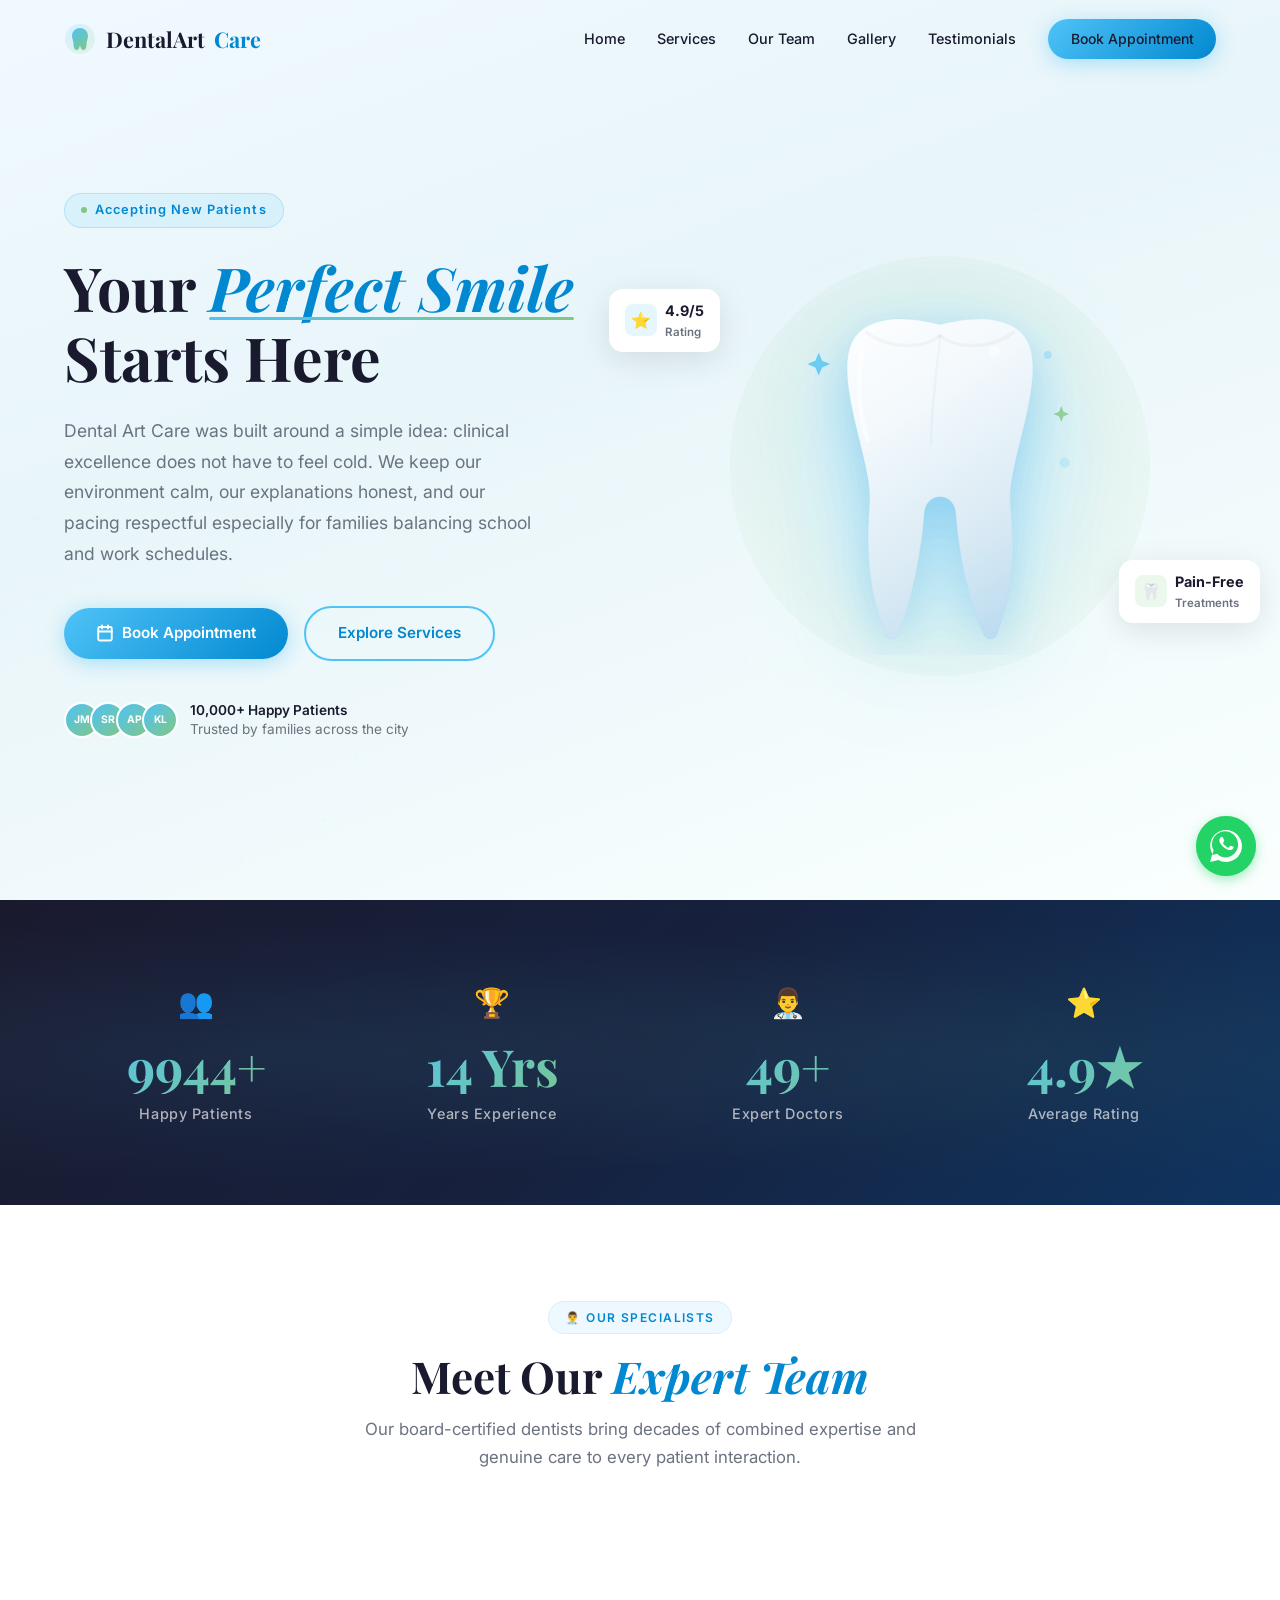
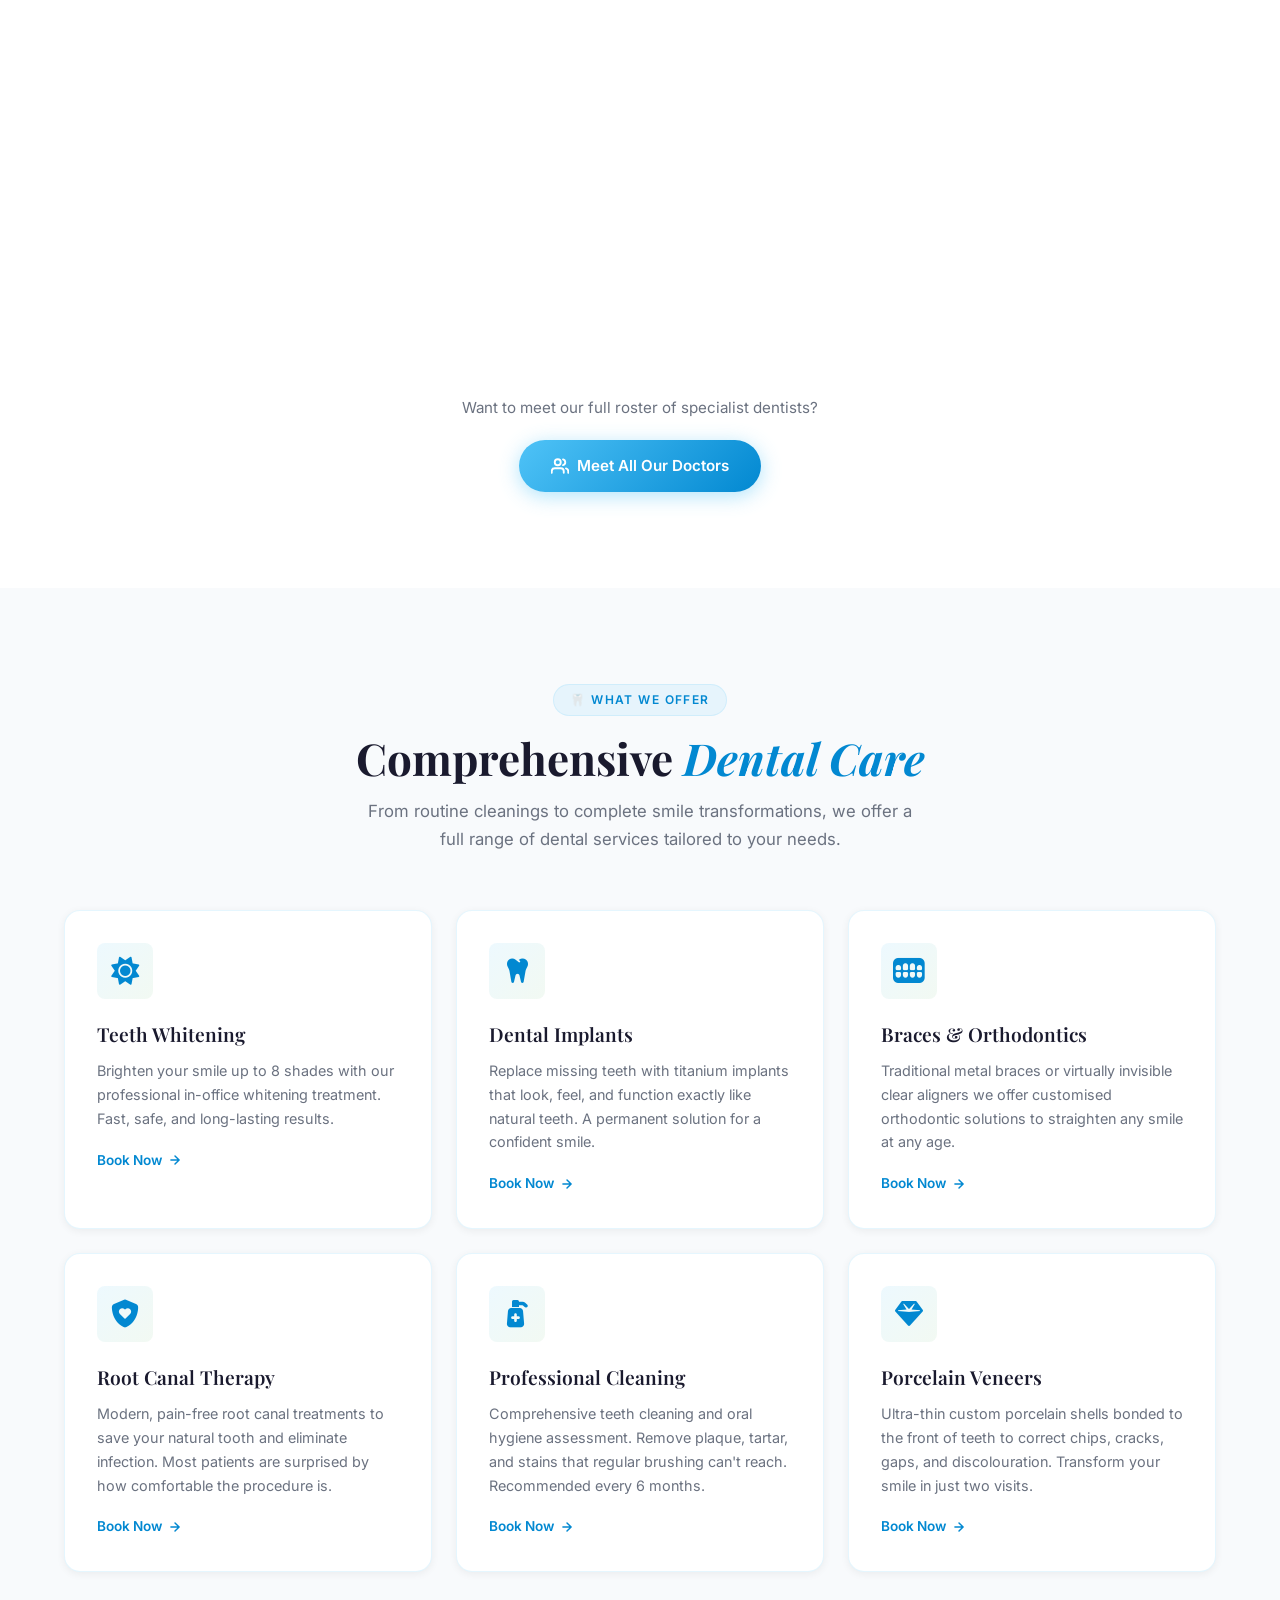
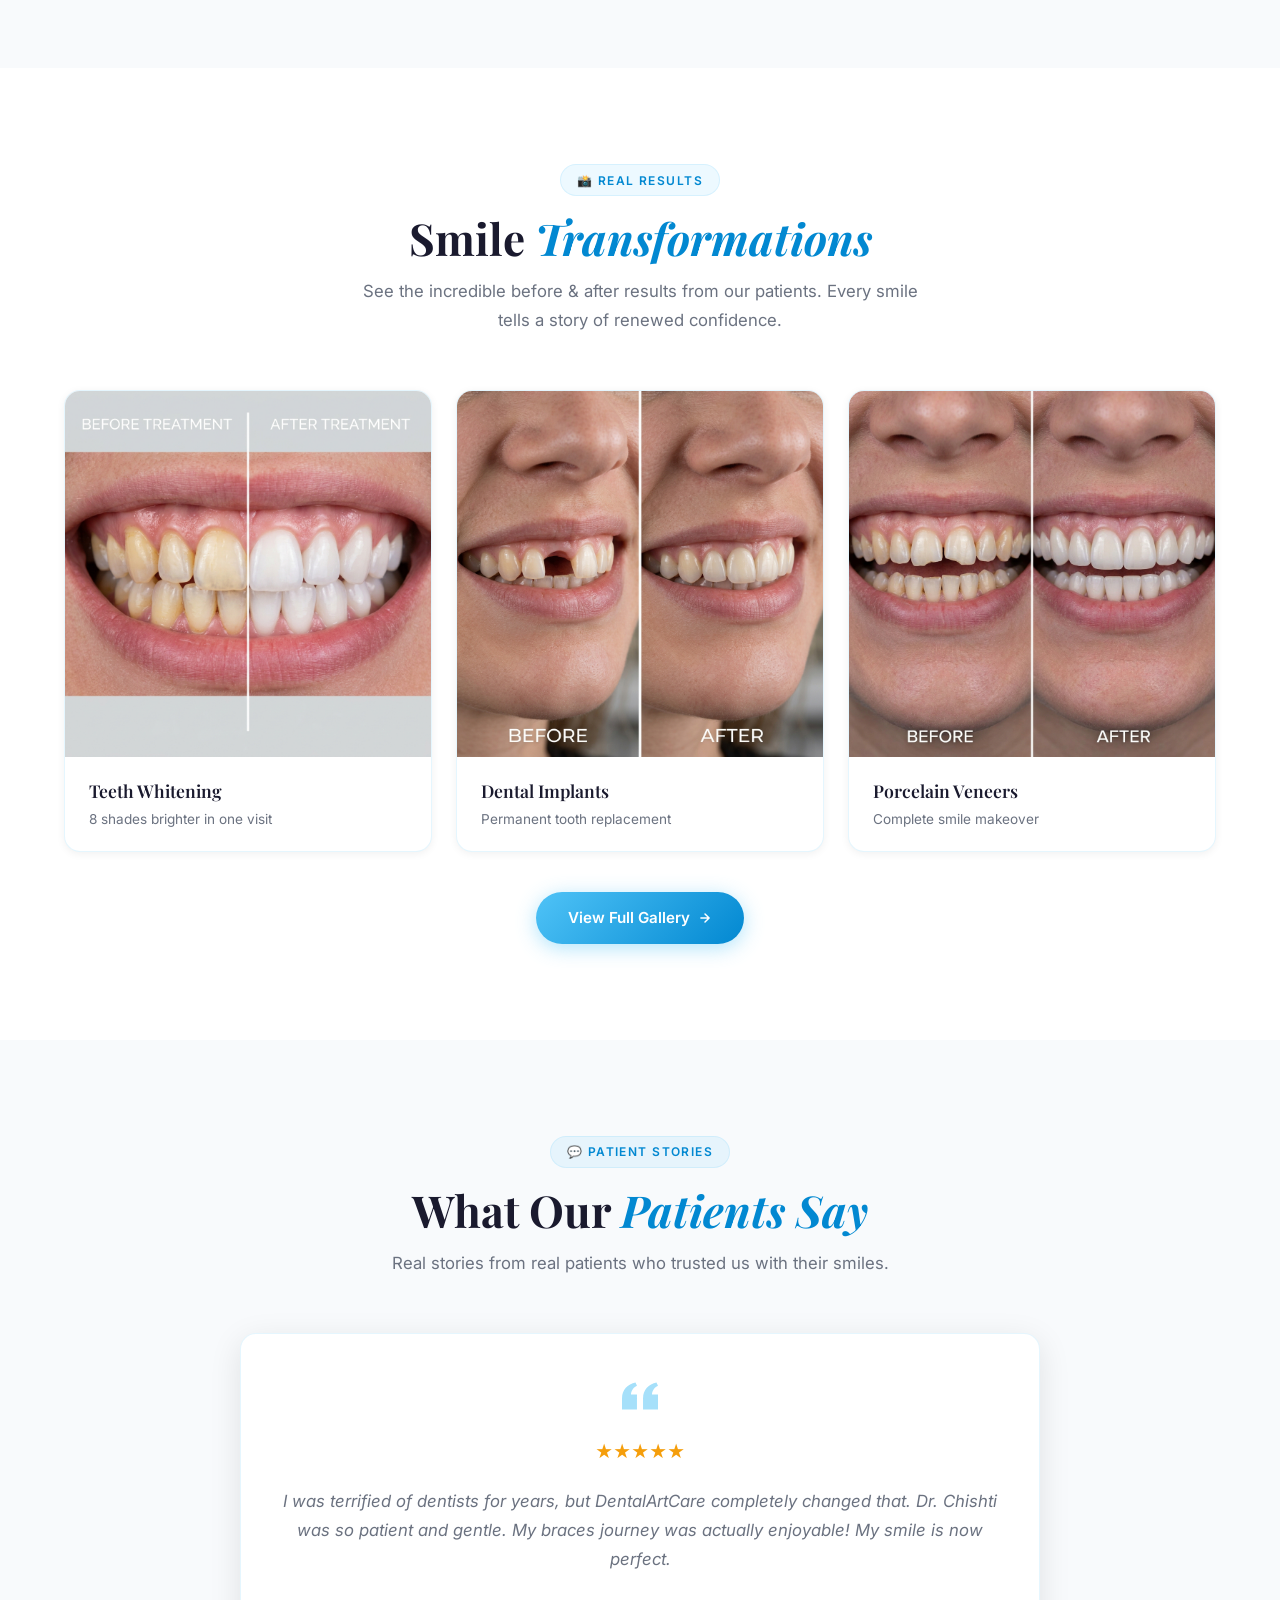
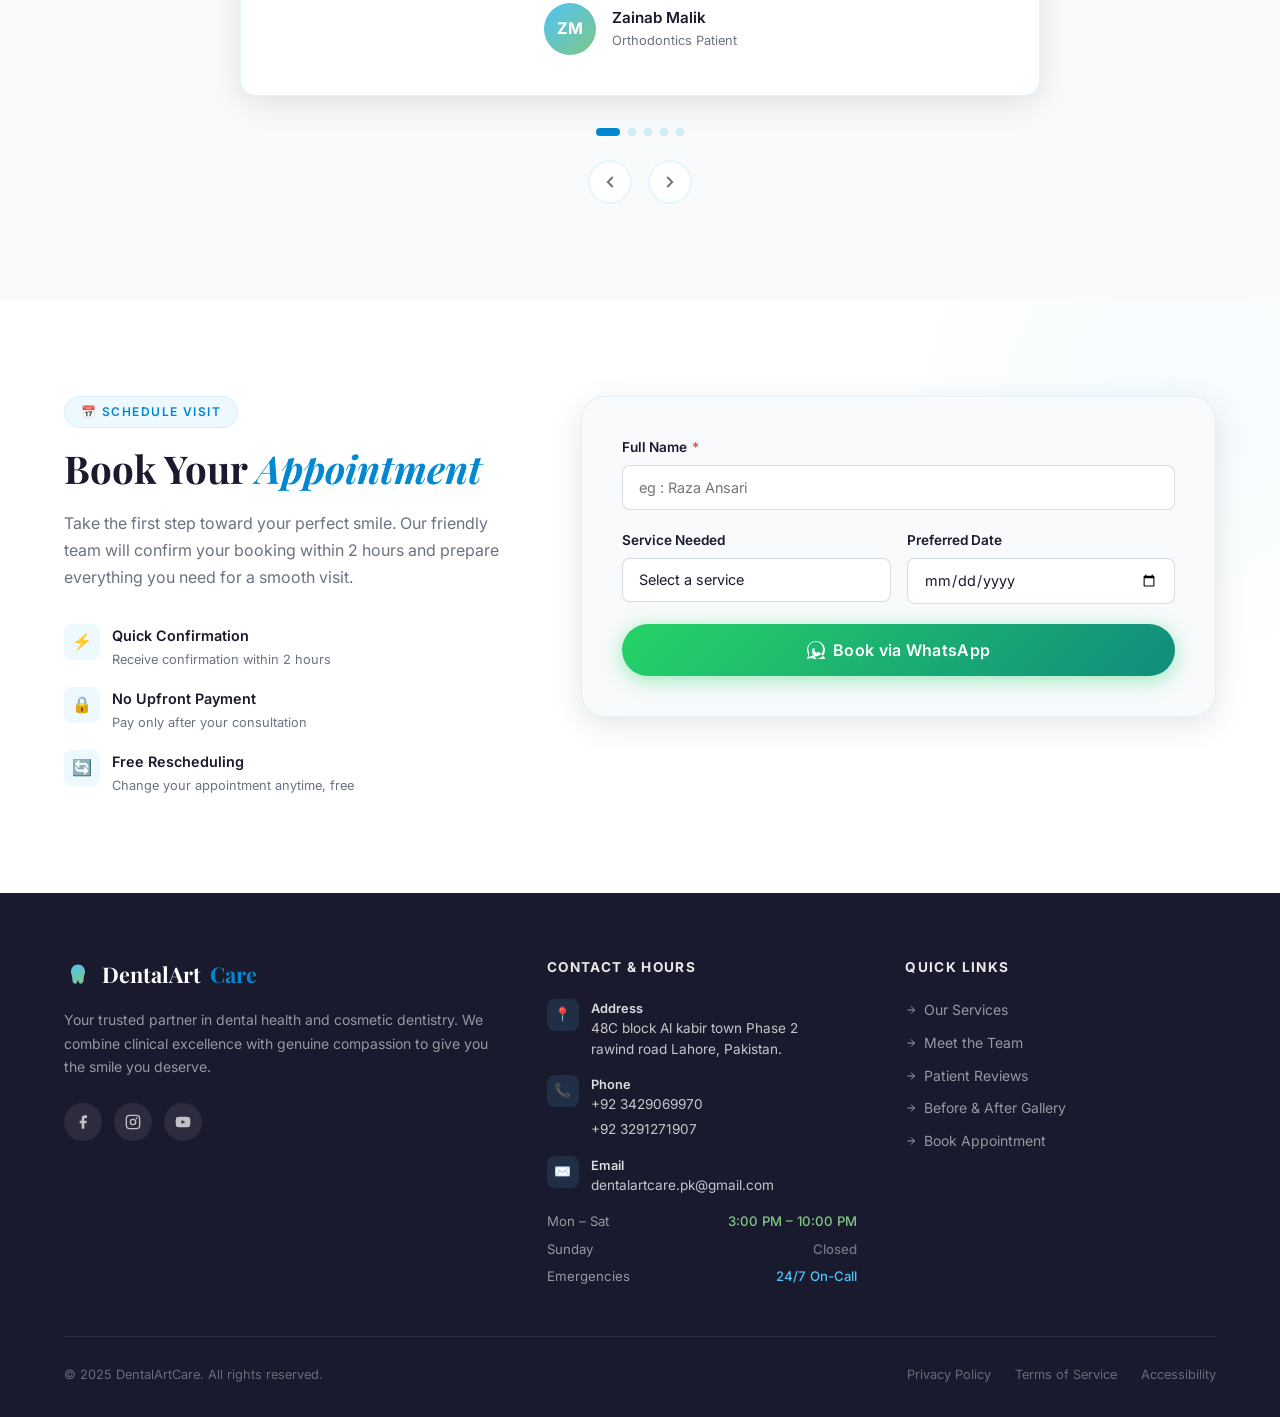
<file: dentalarts/index.html>
<!DOCTYPE html>
<html lang="en">

<head>
  <meta charset="UTF-8" />
  <meta name="viewport" content="width=device-width, initial-scale=1.0" />
  <meta name="description"
    content="DentalArtCare Premium dental care for your perfect smile. Book an appointment today." />
  <title>DentalArtCare</title>

  <!-- Google Fonts -->
  <link rel="preconnect" href="https://fonts.googleapis.com" />
  <link rel="preconnect" href="https://fonts.gstatic.com" crossorigin />
  <link
    href="https://fonts.googleapis.com/css2?family=Inter:wght@300;400;500;600;700&family=Playfair+Display:ital,wght@0,600;0,700;1,600&display=swap"
    rel="stylesheet" />

  <!-- Font Awesome Icons -->
  <link rel="stylesheet" href="https://cdnjs.cloudflare.com/ajax/libs/font-awesome/6.5.1/css/all.min.css"
    integrity="sha512-DTOQO9RWCH3ppGqcWaEA1BIZOC6xxalwEsw9c2QQeAIftl+Vegovlnee1c9QX4TctnWMn13TZye+giMm8e2LwA=="
    crossorigin="anonymous" referrerpolicy="no-referrer" />

  <link rel="stylesheet" href="styles.css" />
</head>

<body>

  <!-- ================================================================
     PAGE LOADER
================================================================ -->
  <div id="page-loader" role="status" aria-label="Loading DentalArtCare">
    <svg class="loader-tooth" viewBox="0 0 60 60" fill="none" xmlns="http://www.w3.org/2000/svg" aria-hidden="true">
      <path
        d="M30 8C20 8 14 15 14 22C14 27 16 30 16 36C16 42 18 52 22 52C26 52 27 44 30 44C33 44 34 52 38 52C42 52 44 42 44 36C44 30 46 27 46 22C46 15 40 8 30 8Z" />
    </svg>
    <p class="loader-text">DentalArtCare</p>
  </div>

  <!-- ================================================================
     NAVBAR
================================================================ -->
  <header id="navbar" role="banner">
    <div class="container">
      <nav class="nav-inner" aria-label="Main navigation">
        <a href="#hero" class="nav-logo" aria-label="DentalArtCare — Home">
          <svg width="32" height="32" viewBox="0 0 32 32" fill="none" aria-hidden="true">
            <circle cx="16" cy="16" r="15" fill="url(#logoGrad)" opacity="0.15" />
            <path
              d="M16 5C11 5 8 9 8 13C8 16 9.5 18 9.5 21.5C9.5 25 10.5 27 13 27C15 27 15.5 23 16 23C16.5 23 17 27 19 27C21.5 27 22.5 25 22.5 21.5C22.5 18 24 16 24 13C24 9 21 5 16 5Z"
              fill="url(#logoGrad)" />
            <defs>
              <linearGradient id="logoGrad" x1="8" y1="5" x2="24" y2="27" gradientUnits="userSpaceOnUse">
                <stop stop-color="#4FC3F7" />
                <stop offset="1" stop-color="#81C784" />
              </linearGradient>
            </defs>
          </svg>
          DentalArt<span>Care</span>
        </a>

        <!-- Desktop nav links -->
        <ul class="nav-links" role="list">
          <li><a href="#hero">Home</a></li>
          <li><a href="#services">Services</a></li>
          <li><a href="doctors.html">Our Team</a></li>
          <li><a href="#gallery">Gallery</a></li>
          <li><a href="#testimonials">Testimonials</a></li>
          <li><a href="#booking" class="btn btn-primary nav-cta">Book Appointment</a></li>
        </ul>

        <!-- Mobile hamburger -->
        <button class="hamburger" aria-label="Toggle navigation menu" aria-expanded="false"
          aria-controls="nav-mobile-menu" id="hamburger-btn">
          <span></span>
          <span></span>
          <span></span>
        </button>
      </nav>
    </div>
  </header>

  <!-- Mobile nav drawer -->
  <nav class="nav-mobile" id="nav-mobile-menu" aria-label="Mobile navigation" aria-hidden="true">
    <a href="#hero" class="mobile-nav-link">Home</a>
    <a href="#services" class="mobile-nav-link">Services</a>
    <a href="#stats" class="mobile-nav-link">About</a>
    <a href="doctors.html" class="mobile-nav-link">Our Team</a>
    <a href="#gallery" class="mobile-nav-link">Gallery</a>
    <a href="#testimonials" class="mobile-nav-link">Testimonials</a>
    <a href="#booking" class="mobile-nav-link">Book Now</a>
  </nav>

  <!-- ================================================================
     HERO SECTION
================================================================ -->
  <section id="hero" aria-label="Hero">
    <canvas id="hero-canvas" aria-hidden="true"></canvas>

    <div class="container">
      <div class="hero-inner">
        <!-- Content -->
        <div class="hero-content">
          <div class="hero-badge" aria-label="Clinic status">
            <span class="dot" aria-hidden="true"></span>
            Accepting New Patients
          </div>

          <h1 class="hero-headline">
            Your <span class="highlight">Perfect Smile</span><br>Starts Here
          </h1>

          <p class="hero-subtext">
            Dental Art Care was built around a simple idea: clinical excellence
            does not have to feel cold. We keep our environment calm, our
            explanations honest, and our pacing respectful especially for
            families balancing school and work schedules.
          </p>

          <div class="hero-actions">
            <a href="#booking" class="btn btn-primary btn-glow" id="hero-cta" aria-label="Book your appointment">
              <svg width="18" height="18" viewBox="0 0 24 24" fill="none" stroke="currentColor" stroke-width="2.5"
                stroke-linecap="round" aria-hidden="true">
                <rect x="3" y="4" width="18" height="18" rx="2" />
                <line x1="16" y1="2" x2="16" y2="6" />
                <line x1="8" y1="2" x2="8" y2="6" />
                <line x1="3" y1="10" x2="21" y2="10" />
              </svg>
              Book Appointment
            </a>
            <a href="#services" class="btn btn-outline" aria-label="Explore our dental services">
              Explore Services
            </a>
          </div>

          <div class="hero-social-proof" aria-label="Happy patients">
            <div class="avatars" aria-hidden="true">
              <span title="Patient 1">JM</span>
              <span title="Patient 2">SR</span>
              <span title="Patient 3">AP</span>
              <span title="Patient 4">KL</span>
            </div>
            <div class="social-proof-text">
              <strong>10,000+ Happy Patients</strong>
              Trusted by families across the city
            </div>
          </div>
        </div>

        <!-- Visual -->
        <div class="hero-visual" aria-hidden="true">
          <div class="hero-visual-bg"></div>

          <!-- Floating badges -->
          <div class="float-badge top-left">
            <div class="badge-icon">⭐</div>
            <div>
              <strong style="display:block;font-size:0.9rem">4.9/5</strong>
              <span style="font-size:0.72rem;color:var(--text-muted)">Rating</span>
            </div>
          </div>

          <div class="hero-tooth-wrap">
            <!-- Detailed tooth SVG -->
            <svg class="hero-tooth-svg" viewBox="0 0 300 340" fill="none" xmlns="http://www.w3.org/2000/svg">
              <defs>
                <linearGradient id="toothGrad" x1="60" y1="30" x2="240" y2="310" gradientUnits="userSpaceOnUse">
                  <stop offset="0%" stop-color="#ffffff" />
                  <stop offset="35%" stop-color="#f2f8fc" />
                  <stop offset="70%" stop-color="#daeaf4" />
                  <stop offset="100%" stop-color="#b8daf0" />
                </linearGradient>

                <filter id="toothShadow" x="-30%" y="-30%" width="160%" height="160%">
                  <feDropShadow dx="0" dy="14" stdDeviation="18" flood-color="#0288D1" flood-opacity="0.18" />
                </filter>
              </defs>

              <g filter="url(#toothShadow)">
                <path d="M150 48 
             C132 44, 102 38, 82 52
             C65 64, 66 90, 72 120
             C78 150, 88 180, 88 200
             C88 220, 80 265, 102 322
             C104 327, 112 327, 114 320
             C126 290, 134 245, 136 215
             C137 195, 163 195, 164 215
             C166 245, 174 290, 188 320
             C190 327, 198 327, 200 322
             C222 265, 212 220, 212 200
             C212 180, 222 150, 228 120
             C234 90, 235 64, 218 52
             C198 38, 168 44, 150 48 Z" fill="url(#toothGrad)" stroke="rgba(79, 195, 247, 0.08)" stroke-width="1" />

                <path d="M85 55 C105 70, 135 70, 150 58" stroke="rgba(0, 0, 0, 0.03)" stroke-width="3"
                  stroke-linecap="round" fill="none" />
                <path d="M215 55 C195 70, 165 70, 150 58" stroke="rgba(0, 0, 0, 0.03)" stroke-width="3"
                  stroke-linecap="round" fill="none" />
                <path d="M150 58 C148 85, 142 120, 142 155" stroke="rgba(2, 136, 209, 0.05)" stroke-width="2"
                  fill="none" />

                <path d="M82 70 C76 90, 78 125, 86 150" stroke="#ffffff" stroke-width="4" stroke-linecap="round"
                  fill="none" opacity="0.6" />
                <circle cx="198" cy="72" r="5" fill="#ffffff" opacity="0.5" />
              </g>

              <g opacity="0.8">
                <path d="M40 80 L43 73 L46 80 L53 83 L46 86 L43 93 L40 86 L33 83 Z" fill="#4FC3F7" />
                <path d="M255 125 L257 120 L259 125 L264 127 L259 129 L257 134 L255 129 L250 127 Z" fill="#81C784" />
              </g>
              <circle cx="245" cy="75" r="3.5" fill="#4FC3F7" opacity="0.3" />
              <circle cx="260" cy="170" r="4.5" fill="#4FC3F7" opacity="0.2" />
            </svg>
          </div>

          <div class="float-badge bottom-right">
            <div class="badge-icon">🦷</div>
            <div>
              <strong style="display:block;font-size:0.9rem">Pain-Free</strong>
              <span style="font-size:0.72rem;color:var(--text-muted)">Treatments</span>
            </div>
          </div>
        </div>
      </div>
    </div>

  </section>

  <!-- ================================================================
     STATS SECTION
================================================================ -->
  <section id="stats" aria-labelledby="stats-heading">
    <div class="container">
      <h2 id="stats-heading" class="sr-only">Our Achievements</h2>
      <div class="stats-grid">

        <div class="stat-item reveal" role="figure" aria-label="10,000 plus happy patients">
          <div class="stat-icon" aria-hidden="true">👥</div>
          <div class="stat-number" data-target="10000" data-suffix="+">0</div>
          <div class="stat-label">Happy Patients</div>
        </div>

        <div class="stat-item reveal" role="figure" aria-label="15 years of experience">
          <div class="stat-icon" aria-hidden="true">🏆</div>
          <div class="stat-number" data-target="15" data-suffix=" Yrs">0</div>
          <div class="stat-label">Years Experience</div>
        </div>

        <div class="stat-item reveal" role="figure" aria-label="50 plus specialist doctors">
          <div class="stat-icon" aria-hidden="true">👨‍⚕️</div>
          <div class="stat-number" data-target="50" data-suffix="+">0</div>
          <div class="stat-label">Expert Doctors</div>
        </div>

        <div class="stat-item reveal" role="figure" aria-label="4.9 star rating">
          <div class="stat-icon" aria-hidden="true">⭐</div>
          <div class="stat-number" data-target="4.9" data-suffix="★" data-decimal="1">0</div>
          <div class="stat-label">Average Rating</div>
        </div>

      </div>
    </div>
  </section>

  <!-- ================================================================
     TEAM SECTION
================================================================ -->
  <section id="team" aria-labelledby="team-heading">
    <div class="container">
      <div class="section-header reveal">
        <div class="section-tag">👨‍⚕️ Our Specialists</div>
        <h2 class="section-title" id="team-heading">Meet Our <em>Expert Team</em></h2>
        <p class="section-subtitle">Our board-certified dentists bring decades of combined expertise and genuine care to
          every patient interaction.</p>
      </div>

      <div class="team-grid">

        <!-- Dr. Raza Ansari -->
        <div class="team-card reveal" tabindex="0" aria-label="Dr. Raza Ansari — hover or press Enter to learn more"
          role="button">
          <div class="team-card-inner">
            <!-- Front -->
            <div class="team-front">
              <div class="team-avatar-photo">
                <img src="images/doc1.jpeg" alt="Dr. Raza Ansari" loading="lazy" />
              </div>
              <div class="team-info">
                <div class="team-name">Dr. Raza Ansari</div>
                <div class="team-title">Oral & Maxillofacial Surgeon</div>
                <div class="team-specialties">
                  <span class="specialty-tag">Implants</span>
                  <span class="specialty-tag">Wisdom Teeth</span>
                  <span class="specialty-tag">Jaw Surgery</span>
                </div>
                <p class="flip-hint" aria-hidden="true">
                  <svg width="12" height="12" viewBox="0 0 24 24" fill="none" stroke="currentColor" stroke-width="2">
                    <path
                      d="M21 2l-2 2m-7.61 7.61a5.5 5.5 0 1 1-7.778 7.778 5.5 5.5 0 0 1 7.777-7.777zm0 0L15.5 7.5m0 0l3 3L22 7l-3-3m-3.5 3.5L19 4" />
                  </svg>
                  Hover to see bio
                </p>
              </div>
            </div>
            <!-- Back -->
            <div class="team-back" aria-hidden="true">
              <div class="team-back-photo"><img src="images/doc1.jpeg" alt="Dr. Raza Ansari" /></div>
              <h3>Dr. Raza Ansari</h3>
              <p class="title">BDS, MDS (Oral & Maxillofacial Surgery)</p>
              <p class="bio">10+ years of clinical excellence. Graduated BDS from Nishtar Medical College (2015).
                Specializes in dental implants, wisdom tooth surgery, facial trauma, bone grafting & TMJ disorders.</p>
              <div class="social-links">
                <a href="mailto:dentalartcare.pk@gmail.com" class="social-icon-btn" aria-label="Dr. Ansari's Email">
                  <svg width="16" height="16" viewBox="0 0 24 24" fill="none" stroke="currentColor" stroke-width="2">
                    <path d="M4 4h16c1.1 0 2 .9 2 2v12c0 1.1-.9 2-2 2H4c-1.1 0-2-.9-2-2V6c0-1.1.9-2 2-2z" />
                    <polyline points="22,6 12,13 2,6" />
                  </svg>
                </a>
              </div>
            </div>
          </div>
        </div>

        <!-- Dr. Madiha Chishti -->
        <div class="team-card reveal" tabindex="0" aria-label="Dr. Madiha Chishti — hover or press Enter to learn more"
          role="button">
          <div class="team-card-inner">
            <div class="team-front">
              <div class="team-avatar-photo">
                <img src="images/doc2.jpeg" alt="Dr. Madiha Chishti" loading="lazy" />
              </div>
              <div class="team-info">
                <div class="team-name">Dr. Madiha Chishti</div>
                <div class="team-title">Orthodontist</div>
                <div class="team-specialties">
                  <span class="specialty-tag">Braces</span>
                  <span class="specialty-tag">Clear Aligners</span>
                  <span class="specialty-tag">Smile Design</span>
                </div>
                <p class="flip-hint" aria-hidden="true">
                  <svg width="12" height="12" viewBox="0 0 24 24" fill="none" stroke="currentColor" stroke-width="2">
                    <path
                      d="M21 2l-2 2m-7.61 7.61a5.5 5.5 0 1 1-7.778 7.778 5.5 5.5 0 0 1 7.777-7.777zm0 0L15.5 7.5m0 0l3 3L22 7l-3-3m-3.5 3.5L19 4" />
                  </svg>
                  Hover to see bio
                </p>
              </div>
            </div>
            <div class="team-back" aria-hidden="true">
              <div class="team-back-photo"><img src="images/doc2.jpeg" alt="Dr. Madiha Chishti" /></div>
              <h3>Dr. Madiha Chishti</h3>
              <p class="title">BDS, FCPS (Orthodontics)</p>
              <p class="bio">10+ years in General Dentistry. BDS (2015) & FCPS in Orthodontics. Expert in fixed braces,
                clear aligners, growth modification, interceptive orthodontics & smile design.</p>
              <div class="social-links">
                <a href="mailto:dentalartcare.pk@gmail.com" class="social-icon-btn" aria-label="Dr. Chishti's Email">
                  <svg width="16" height="16" viewBox="0 0 24 24" fill="none" stroke="currentColor" stroke-width="2">
                    <path d="M4 4h16c1.1 0 2 .9 2 2v12c0 1.1-.9 2-2 2H4c-1.1 0-2-.9-2-2V6c0-1.1.9-2 2-2z" />
                    <polyline points="22,6 12,13 2,6" />
                  </svg>
                </a>
              </div>
            </div>
          </div>
        </div>

        <!-- Dr. Javeria Sohail -->
        <div class="team-card reveal" tabindex="0" aria-label="Dr. Javeria Sohail — hover or press Enter to learn more"
          role="button">
          <div class="team-card-inner">
            <div class="team-front">
              <div class="team-avatar-photo">
                <img src="images/doc3.jpeg" alt="Dr. Javeria Sohail" loading="lazy" />
              </div>
              <div class="team-info">
                <div class="team-name">Dr. Javeria Sohail</div>
                <div class="team-title">Dental Surgeon</div>
                <div class="team-specialties">
                  <span class="specialty-tag">Restorative</span>
                  <span class="specialty-tag">Preventive</span>
                  <span class="specialty-tag">Oral Care</span>
                </div>
                <p class="flip-hint" aria-hidden="true">
                  <svg width="12" height="12" viewBox="0 0 24 24" fill="none" stroke="currentColor" stroke-width="2">
                    <path
                      d="M21 2l-2 2m-7.61 7.61a5.5 5.5 0 1 1-7.778 7.778 5.5 5.5 0 0 1 7.777-7.777zm0 0L15.5 7.5m0 0l3 3L22 7l-3-3m-3.5 3.5L19 4" />
                  </svg>
                  Hover to see bio
                </p>
              </div>
            </div>
            <div class="team-back" aria-hidden="true">
              <div class="team-back-photo"><img src="images/doc3.jpeg" alt="Dr. Javeria Sohail" /></div>
              <h3>Dr. Javeria Sohail</h3>
              <p class="title">BDS — Distinction in Oral Pathology</p>
              <p class="bio">BDS (2021) with Distinction in Oral Pathology. Compassionate care in preventive &
                restorative dentistry, extractions, scaling, dental emergencies & long-term oral health management.</p>
              <div class="social-links">
                <a href="mailto:dentalartcare.pk@gmail.com" class="social-icon-btn" aria-label="Dr. Javeria's Email">
                  <svg width="16" height="16" viewBox="0 0 24 24" fill="none" stroke="currentColor" stroke-width="2">
                    <path d="M4 4h16c1.1 0 2 .9 2 2v12c0 1.1-.9 2-2 2H4c-1.1 0-2-.9-2-2V6c0-1.1.9-2 2-2z" />
                    <polyline points="22,6 12,13 2,6" />
                  </svg>
                </a>
              </div>
            </div>
          </div>
        </div>

      </div><!-- /team-grid -->

      <!-- Meet All Doctors CTA -->
      <div class="team-more-cta reveal" style="text-align:center;margin-top:3rem;">
        <p style="color:var(--text-muted);font-size:0.95rem;margin-bottom:1.25rem;">
          Want to meet our full roster of specialist dentists?
        </p>
        <a href="doctors.html" class="btn btn-primary btn-glow" id="view-all-doctors-btn" aria-label="View all doctors">
          <svg width="18" height="18" viewBox="0 0 24 24" fill="none" stroke="currentColor" stroke-width="2.5"
            stroke-linecap="round" aria-hidden="true">
            <path d="M17 21v-2a4 4 0 0 0-4-4H5a4 4 0 0 0-4 4v2" />
            <circle cx="9" cy="7" r="4" />
            <path d="M23 21v-2a4 4 0 0 0-3-3.87" />
            <path d="M16 3.13a4 4 0 0 1 0 7.75" />
          </svg>
          Meet All Our Doctors
        </a>
      </div>

    </div>
  </section>

  <section id="services" aria-labelledby="services-heading">
    <div class="container">
      <div class="section-header reveal">
        <div class="section-tag">🦷 What We Offer</div>
        <h2 class="section-title" id="services-heading">Comprehensive <em>Dental Care</em></h2>
        <p class="section-subtitle">From routine cleanings to complete smile transformations, we offer a full range of
          dental services tailored to your needs.</p>
      </div>

      <div class="services-grid">

        <!-- Service 1: Whitening -->
        <article class="service-card reveal" tabindex="0" aria-label="Teeth Whitening service">
          <div class="service-icon" aria-hidden="true">
            <i class="fa-solid fa-sun" style="font-size: 28px; color: var(--primary-dark);"></i>
          </div>
          <h3>Teeth Whitening</h3>
          <p>Brighten your smile up to 8 shades with our professional in-office whitening treatment. Fast, safe, and
            long-lasting results.</p>
          <a href="#booking" class="service-link" aria-label="Book Teeth Whitening appointment">
            Book Now <svg width="14" height="14" viewBox="0 0 24 24" fill="none" stroke="currentColor"
              stroke-width="2.5" stroke-linecap="round" aria-hidden="true">
              <path d="M5 12h14M12 5l7 7-7 7" />
            </svg>
          </a>
        </article>

        <!-- Service 2: Implants -->
        <article class="service-card reveal" tabindex="0" aria-label="Dental Implants service">
          <div class="service-icon" aria-hidden="true">
            <i class="fa-solid fa-tooth" style="font-size: 28px; color: var(--primary-dark);"></i>
          </div>
          <h3>Dental Implants</h3>
          <p>Replace missing teeth with titanium implants that look, feel, and function exactly like natural teeth. A
            permanent solution for a confident smile.</p>
          <a href="#booking" class="service-link" aria-label="Book Dental Implants appointment">
            Book Now <svg width="14" height="14" viewBox="0 0 24 24" fill="none" stroke="currentColor"
              stroke-width="2.5" stroke-linecap="round" aria-hidden="true">
              <path d="M5 12h14M12 5l7 7-7 7" />
            </svg>
          </a>
        </article>

        <!-- Service 3: Braces -->
        <article class="service-card reveal" tabindex="0" aria-label="Braces and Orthodontics service">
          <div class="service-icon" aria-hidden="true">
            <i class="fa-solid fa-teeth" style="font-size: 28px; color: var(--primary-dark);"></i>
          </div>
          <h3>Braces & Orthodontics</h3>
          <p>Traditional metal braces or virtually invisible clear aligners we offer customised orthodontic solutions
            to straighten any smile at any age.</p>
          <a href="#booking" class="service-link" aria-label="Book Braces appointment">
            Book Now <svg width="14" height="14" viewBox="0 0 24 24" fill="none" stroke="currentColor"
              stroke-width="2.5" stroke-linecap="round" aria-hidden="true">
              <path d="M5 12h14M12 5l7 7-7 7" />
            </svg>
          </a>
        </article>

        <!-- Service 4: Root Canal -->
        <article class="service-card reveal" tabindex="0" aria-label="Root Canal Treatment service">
          <div class="service-icon" aria-hidden="true">
            <i class="fa-solid fa-shield-heart" style="font-size: 28px; color: var(--primary-dark);"></i>
          </div>
          <h3>Root Canal Therapy</h3>
          <p>Modern, pain-free root canal treatments to save your natural tooth and eliminate infection. Most patients
            are surprised by how comfortable the procedure is.</p>
          <a href="#booking" class="service-link" aria-label="Book Root Canal appointment">
            Book Now <svg width="14" height="14" viewBox="0 0 24 24" fill="none" stroke="currentColor"
              stroke-width="2.5" stroke-linecap="round" aria-hidden="true">
              <path d="M5 12h14M12 5l7 7-7 7" />
            </svg>
          </a>
        </article>

        <!-- Service 5: Cleaning -->
        <article class="service-card reveal" tabindex="0" aria-label="Dental Cleaning service">
          <div class="service-icon" aria-hidden="true">
            <i class="fa-solid fa-pump-medical" style="font-size: 28px; color: var(--primary-dark);"></i>
          </div>
          <h3>Professional Cleaning</h3>
          <p>Comprehensive teeth cleaning and oral hygiene assessment. Remove plaque, tartar, and stains that regular
            brushing can't reach. Recommended every 6 months.</p>
          <a href="#booking" class="service-link" aria-label="Book Professional Cleaning appointment">
            Book Now <svg width="14" height="14" viewBox="0 0 24 24" fill="none" stroke="currentColor"
              stroke-width="2.5" stroke-linecap="round" aria-hidden="true">
              <path d="M5 12h14M12 5l7 7-7 7" />
            </svg>
          </a>
        </article>

        <!-- Service 6: Veneers -->
        <article class="service-card reveal" tabindex="0" aria-label="Dental Veneers service">
          <div class="service-icon" aria-hidden="true">
            <i class="fa-solid fa-gem" style="font-size: 28px; color: var(--primary-dark);"></i>
          </div>
          <h3>Porcelain Veneers</h3>
          <p>Ultra-thin custom porcelain shells bonded to the front of teeth to correct chips, cracks, gaps, and
            discolouration. Transform your smile in just two visits.</p>
          <a href="#booking" class="service-link" aria-label="Book Porcelain Veneers appointment">
            Book Now <svg width="14" height="14" viewBox="0 0 24 24" fill="none" stroke="currentColor"
              stroke-width="2.5" stroke-linecap="round" aria-hidden="true">
              <path d="M5 12h14M12 5l7 7-7 7" />
            </svg>
          </a>
        </article>

      </div>
    </div>
  </section>

  <!-- ================================================================
     GALLERY PREVIEW SECTION
================================================================ -->
  <section id="gallery" aria-labelledby="gallery-heading">
    <div class="container">
      <div class="section-header">
        <div class="section-tag">📸 Real Results</div>
        <h2 class="section-title" id="gallery-heading">Smile <em>Transformations</em></h2>
        <p class="section-subtitle">See the incredible before & after results from our patients. Every smile tells a
          story of renewed confidence.</p>
      </div>

      <div class="gallery-preview-grid">

        <div class="gallery-card reveal" aria-label="Teeth Whitening before and after">
          <div class="gallery-image-wrap">
            <img src="images/gallery-whitening.png" alt="Teeth whitening before and after comparison" loading="lazy" />
            <div class="gallery-overlay">
              <span class="gallery-badge">Before & After</span>
            </div>
          </div>
          <div class="gallery-card-info">
            <h3>Teeth Whitening</h3>
            <p>8 shades brighter in one visit</p>
          </div>
        </div>

        <div class="gallery-card reveal" aria-label="Dental implant before and after">
          <div class="gallery-image-wrap">
            <img src="images/gallery-implant.png" alt="Dental implant before and after comparison" loading="lazy" />
            <div class="gallery-overlay">
              <span class="gallery-badge">Before & After</span>
            </div>
          </div>
          <div class="gallery-card-info">
            <h3>Dental Implants</h3>
            <p>Permanent tooth replacement</p>
          </div>
        </div>

        <div class="gallery-card reveal" aria-label="Porcelain veneers before and after">
          <div class="gallery-image-wrap">
            <img src="images/gallery-veneers.png" alt="Porcelain veneers before and after comparison" loading="lazy" />
            <div class="gallery-overlay">
              <span class="gallery-badge">Before & After</span>
            </div>
          </div>
          <div class="gallery-card-info">
            <h3>Porcelain Veneers</h3>
            <p>Complete smile makeover</p>
          </div>
        </div>

      </div>

      <div style="text-align:center;margin-top:2.5rem;">
        <a href="gallery.html" class="btn btn-primary" id="gallery-view-more"
          aria-label="View full before and after gallery">
          View Full Gallery
          <svg width="14" height="14" viewBox="0 0 24 24" fill="none" stroke="currentColor" stroke-width="2.5"
            stroke-linecap="round" aria-hidden="true">
            <path d="M5 12h14M12 5l7 7-7 7" />
          </svg>
        </a>
      </div>
    </div>
  </section>

  <!-- ================================================================
     TESTIMONIALS SECTION
================================================================ -->
  <section id="testimonials" aria-labelledby="testimonials-heading">
    <div class="container">
      <div class="section-header reveal">
        <div class="section-tag">💬 Patient Stories</div>
        <h2 class="section-title" id="testimonials-heading">What Our <em>Patients Say</em></h2>
        <p class="section-subtitle">Real stories from real patients who trusted us with their smiles.</p>
      </div>

      <div class="testimonials-carousel" role="region" aria-label="Patient testimonials carousel" aria-live="polite">
        <div class="testimonial-slides" id="testimonial-slides">

          <div class="testimonial-slide active" role="tabpanel" aria-label="Testimonial 1 of 5">
            <div class="testimonial-card">
              <div class="testimonial-quote" aria-hidden="true">
                <svg width="36" height="36" viewBox="0 0 24 24" fill="currentColor">
                  <path
                    d="M14.017 21v-7.391c0-5.704 3.731-9.57 8.983-10.609l.995 2.151c-2.432.917-3.995 3.638-3.995 5.849h4v10h-9.983zm-14.017 0v-7.391c0-5.704 3.748-9.57 9-10.609l.996 2.151c-2.433.917-3.996 3.638-3.996 5.849h3.983v10h-9.983z" />
                </svg>
              </div>
              <div class="stars" aria-label="5 star rating">★★★★★</div>
              <p class="testimonial-text">I was terrified of dentists for years, but DentalArtCare completely changed
                that. Dr. Chishti was so patient and gentle. My braces journey was actually enjoyable! My smile is now
                perfect.</p>
              <div class="testimonial-author">
                <div class="author-avatar" style="background:linear-gradient(135deg,#4FC3F7,#81C784)"
                  aria-hidden="true">ZM</div>
                <div class="author-info">
                  <h4>Zainab Malik</h4>
                  <p>Orthodontics Patient</p>
                </div>
              </div>
            </div>
          </div>

          <div class="testimonial-slide" role="tabpanel" aria-label="Testimonial 2 of 5" aria-hidden="true">
            <div class="testimonial-card">
              <div class="testimonial-quote" aria-hidden="true">
                <svg width="36" height="36" viewBox="0 0 24 24" fill="currentColor">
                  <path
                    d="M14.017 21v-7.391c0-5.704 3.731-9.57 8.983-10.609l.995 2.151c-2.432.917-3.995 3.638-3.995 5.849h4v10h-9.983zm-14.017 0v-7.391c0-5.704 3.748-9.57 9-10.609l.996 2.151c-2.433.917-3.996 3.638-3.996 5.849h3.983v10h-9.983z" />
                </svg>
              </div>
              <div class="stars" aria-label="5 star rating">★★★★★</div>
              <p class="testimonial-text">Dr. Ansari gave me back my confidence with dental implants. After losing a
                tooth in an accident, I thought I'd never smile freely again. The procedure was painless and the results
                are stunning.</p>
              <div class="testimonial-author">
                <div class="author-avatar" style="background:linear-gradient(135deg,#0288D1,#4FC3F7)"
                  aria-hidden="true">MB</div>
                <div class="author-info">
                  <h4>Muhammad Bilal</h4>
                  <p>Implant Patient</p>
                </div>
              </div>
            </div>
          </div>

          <div class="testimonial-slide" role="tabpanel" aria-label="Testimonial 3 of 5" aria-hidden="true">
            <div class="testimonial-card">
              <div class="testimonial-quote" aria-hidden="true">
                <svg width="36" height="36" viewBox="0 0 24 24" fill="currentColor">
                  <path
                    d="M14.017 21v-7.391c0-5.704 3.731-9.57 8.983-10.609l.995 2.151c-2.432.917-3.995 3.638-3.995 5.849h4v10h-9.983zm-14.017 0v-7.391c0-5.704 3.748-9.57 9-10.609l.996 2.151c-2.433.917-3.996 3.638-3.996 5.849h3.983v10h-9.983z" />
                </svg>
              </div>
              <div class="stars" aria-label="5 star rating">★★★★★</div>
              <p class="testimonial-text">The whitening treatment was incredible! I went 7 shades lighter in one visit.
                Dr. Javeria is an artist. The entire team was warm and professional. I now recommend DentalArtCare to
                everyone I know.</p>
              <div class="testimonial-author">
                <div class="author-avatar" style="background:linear-gradient(135deg,#81C784,#388E3C)"
                  aria-hidden="true">AK</div>
                <div class="author-info">
                  <h4>Ayesha Khan</h4>
                  <p>Whitening Patient</p>
                </div>
              </div>
            </div>
          </div>

          <div class="testimonial-slide" role="tabpanel" aria-label="Testimonial 4 of 5" aria-hidden="true">
            <div class="testimonial-card">
              <div class="testimonial-quote" aria-hidden="true">
                <svg width="36" height="36" viewBox="0 0 24 24" fill="currentColor">
                  <path
                    d="M14.017 21v-7.391c0-5.704 3.731-9.57 8.983-10.609l.995 2.151c-2.432.917-3.995 3.638-3.995 5.849h4v10h-9.983zm-14.017 0v-7.391c0-5.704 3.748-9.57 9-10.609l.996 2.151c-2.433.917-3.996 3.638-3.996 5.849h3.983v10h-9.983z" />
                </svg>
              </div>
              <div class="stars" aria-label="4 star rating">★★★★★</div>
              <p class="testimonial-text">I had a root canal that I was dreading for months. The DentalArtCare team made
                the whole experience so easy. I barely felt a thing. Modern dentistry is amazing when you're in the
                right hands.</p>
              <div class="testimonial-author">
                <div class="author-avatar" style="background:linear-gradient(135deg,#F59E0B,#EF4444)"
                  aria-hidden="true">HY</div>
                <div class="author-info">
                  <h4>Hamza Yousuf</h4>
                  <p>Root Canal Patient</p>
                </div>
              </div>
            </div>
          </div>

          <div class="testimonial-slide" role="tabpanel" aria-label="Testimonial 5 of 5" aria-hidden="true">
            <div class="testimonial-card">
              <div class="testimonial-quote" aria-hidden="true">
                <svg width="36" height="36" viewBox="0 0 24 24" fill="currentColor">
                  <path
                    d="M14.017 21v-7.391c0-5.704 3.731-9.57 8.983-10.609l.995 2.151c-2.432.917-3.995 3.638-3.995 5.849h4v10h-9.983zm-14.017 0v-7.391c0-5.704 3.748-9.57 9-10.609l.996 2.151c-2.433.917-3.996 3.638-3.996 5.849h3.983v10h-9.983z" />
                </svg>
              </div>
              <div class="stars" aria-label="5 star rating">★★★★★</div>
              <p class="testimonial-text">My porcelain veneers look completely natural everyone thinks they're my real
                teeth! Dr. Javeria spent hours planning the perfect shape for my face. Worth every penny. I smile in
                every photo now.</p>
              <div class="testimonial-author">
                <div class="author-avatar" style="background:linear-gradient(135deg,#EC4899,#8B5CF6)"
                  aria-hidden="true">MS</div>
                <div class="author-info">
                  <h4>Mariam Shah</h4>
                  <p>Veneers Patient</p>
                </div>
              </div>
            </div>
          </div>

        </div><!-- /testimonial-slides -->

        <!-- Controls -->
        <div class="carousel-dots" role="tablist" aria-label="Testimonial navigation" id="carousel-dots">
          <button class="carousel-dot active" role="tab" aria-selected="true" aria-label="Go to testimonial 1"
            data-index="0"></button>
          <button class="carousel-dot" role="tab" aria-selected="false" aria-label="Go to testimonial 2"
            data-index="1"></button>
          <button class="carousel-dot" role="tab" aria-selected="false" aria-label="Go to testimonial 3"
            data-index="2"></button>
          <button class="carousel-dot" role="tab" aria-selected="false" aria-label="Go to testimonial 4"
            data-index="3"></button>
          <button class="carousel-dot" role="tab" aria-selected="false" aria-label="Go to testimonial 5"
            data-index="4"></button>
        </div>

        <div class="carousel-arrows">
          <button class="carousel-arrow" id="carousel-prev" aria-label="Previous testimonial">
            <svg width="18" height="18" viewBox="0 0 24 24" fill="none" stroke="currentColor" stroke-width="2.5"
              stroke-linecap="round" aria-hidden="true">
              <path d="M15 18l-6-6 6-6" />
            </svg>
          </button>
          <button class="carousel-arrow" id="carousel-next" aria-label="Next testimonial">
            <svg width="18" height="18" viewBox="0 0 24 24" fill="none" stroke="currentColor" stroke-width="2.5"
              stroke-linecap="round" aria-hidden="true">
              <path d="M9 18l6-6-6-6" />
            </svg>
          </button>
        </div>

      </div><!-- /testimonials-carousel -->
    </div>
  </section>


  <!-- ================================================================
     BOOKING FORM SECTION
================================================================ -->
  <section id="booking" aria-labelledby="booking-heading">
    <div class="container">
      <div class="booking-inner">

        <!-- Info -->
        <div class="booking-info reveal">
          <div class="section-tag">📅 Schedule Visit</div>
          <h2 id="booking-heading">Book Your <em style="font-style:italic;color:var(--primary-dark)">Appointment</em>
          </h2>
          <p>Take the first step toward your perfect smile. Our friendly team will confirm your booking within 2 hours
            and prepare everything you need for a smooth visit.</p>

          <div class="booking-benefits">
            <div class="benefit-item">
              <div class="benefit-icon">⚡</div>
              <div class="benefit-text">
                <h4>Quick Confirmation</h4>
                <p>Receive confirmation within 2 hours</p>
              </div>
            </div>
            <div class="benefit-item">
              <div class="benefit-icon">🔒</div>
              <div class="benefit-text">
                <h4>No Upfront Payment</h4>
                <p>Pay only after your consultation</p>
              </div>
            </div>
            <div class="benefit-item">
              <div class="benefit-icon">🔄</div>
              <div class="benefit-text">
                <h4>Free Rescheduling</h4>
                <p>Change your appointment anytime, free</p>
              </div>
            </div>

          </div>
        </div>

        <!-- Form -->
        <div class="booking-form reveal" role="form" aria-label="Appointment booking form">
          <!-- Success overlay -->
          <div class="form-success" id="form-success" aria-live="polite" role="alert">
            <div class="checkmark-wrap" style="background: rgba(37, 211, 102, 0.15);">
              <svg class="checkmark-svg" viewBox="0 0 52 52" fill="none" xmlns="http://www.w3.org/2000/svg"
                aria-hidden="true">
                <circle class="checkmark-circle" cx="26" cy="26" r="24" style="stroke: #25D366;" />
                <path class="checkmark-check" d="M14 27l8 8 16-16" style="stroke: #25D366;" />
              </svg>
            </div>
            <h3>Opening WhatsApp...</h3>
            <p>We are opening WhatsApp to send your booking request. If it doesn't open automatically, click below:</p>
            <div
              style="display: flex; gap: 10px; margin-top: 0.5rem; flex-wrap: wrap; justify-content: center; align-items: center;">
              <a href="#" class="btn btn-whatsapp" id="manual-whatsapp-btn" target="_blank"
                style="text-decoration:none; display: inline-flex; align-items: center; justify-content: center; gap: 8px; font-size: 0.9rem; padding: 0.8rem 1.5rem;">
                <svg width="18" height="18" viewBox="0 0 24 24" fill="currentColor" aria-hidden="true">
                  <path
                    d="M.057 24l1.687-6.163c-1.041-1.804-1.588-3.849-1.587-5.946C.06 5.348 5.397.01 12.008.01c3.202.001 6.212 1.246 8.477 3.513 2.262 2.268 3.507 5.28 3.505 8.484-.004 6.657-5.34 11.997-11.953 11.997-2.005-.001-3.973-.5-5.739-1.446L0 24zm6.59-4.846c1.6.95 3.188 1.449 4.825 1.451 5.436 0 9.86-4.42 9.864-9.864.002-2.637-1.03-5.115-2.906-6.99C16.654 1.906 14.18 .874 11.54.874 6.1 1.01 1.68 5.433 1.677 10.877c-.001 1.639.499 3.238 1.45 4.839L2.14 21.162l4.507-1.008zM17.15 15.3c-.287-.144-1.7-.84-1.962-.936-.264-.096-.456-.144-.648.144-.19.288-.741.936-.909 1.128-.168.19-.336.216-.624.072-1.359-.68-2.35-1.196-3.268-2.77-.243-.418.243-.388.694-1.288.077-.154.038-.288-.019-.402-.057-.115-.456-1.104-.624-1.512-.164-.399-.344-.344-.472-.35-.12-.006-.264-.006-.407-.006-.144 0-.384.054-.585.274-.2.22-1.758 1.72-1.758 4.195s1.8 4.863 2.05 5.205c.25.341 3.543 5.412 8.583 7.585 1.2.516 2.138.825 2.87 1.059 1.206.383 2.302.33 3.169.2 1.03-.155 2.164-.885 2.467-1.743.302-.857.302-1.595.212-1.742-.09-.147-.336-.243-.624-.387z" />
                </svg>
                Open WhatsApp
              </a>
              <button class="btn btn-outline" id="reset-form-btn"
                style="border-radius: var(--radius-btn); font-size: 0.9rem; padding: 0.8rem 1.5rem; border-color: var(--border);">Edit
                Details</button>
            </div>
          </div>

          <form id="appointment-form" novalidate aria-label="Appointment request form">
            <div class="form-group">
              <label for="field-name">Full Name <span class="req" aria-hidden="true">*</span></label>
              <input type="text" id="field-name" name="name" class="form-control" placeholder="eg : Raza Ansari"
                autocomplete="name" aria-required="true" aria-describedby="name-error" />
              <div class="form-error" id="name-error" role="alert" aria-live="polite">
                <svg width="12" height="12" viewBox="0 0 24 24" fill="none" stroke="currentColor" stroke-width="2"
                  aria-hidden="true">
                  <circle cx="12" cy="12" r="10" />
                  <line x1="12" y1="8" x2="12" y2="12" />
                  <line x1="12" y1="16" x2="12.01" y2="16" />
                </svg>
                Please enter your full name
              </div>
            </div>

            <div class="form-row">
              <div class="form-group">
                <label for="field-service">Service Needed</label>
                <select id="field-service" name="service" class="form-control" aria-describedby="service-error">
                  <option value="" disabled selected>Select a service</option>
                  <option value="Teeth Whitening">Teeth Whitening</option>
                  <option value="Dental Implants">Dental Implants</option>
                  <option value="Braces & Orthodontics">Braces & Orthodontics</option>
                  <option value="Root Canal Therapy">Root Canal Therapy</option>
                  <option value="Professional Cleaning">Professional Cleaning</option>
                  <option value="Porcelain Veneers">Porcelain Veneers</option>
                  <option value="General Consultation">General Consultation</option>
                </select>
                <div class="form-error" id="service-error" role="alert" aria-live="polite">
                  <svg width="12" height="12" viewBox="0 0 24 24" fill="none" stroke="currentColor" stroke-width="2"
                    aria-hidden="true">
                    <circle cx="12" cy="12" r="10" />
                    <line x1="12" y1="8" x2="12" y2="12" />
                    <line x1="12" y1="16" x2="12.01" y2="16" />
                  </svg>
                  Please select a service
                </div>
              </div>
              <div class="form-group">
                <label for="field-date">Preferred Date</label>
                <input type="date" id="field-date" name="date" class="form-control" aria-describedby="date-error" />
                <div class="form-error" id="date-error" role="alert" aria-live="polite">
                  <svg width="12" height="12" viewBox="0 0 24 24" fill="none" stroke="currentColor" stroke-width="2"
                    aria-hidden="true">
                    <circle cx="12" cy="12" r="10" />
                    <line x1="12" y1="8" x2="12" y2="12" />
                    <line x1="12" y1="16" x2="12.01" y2="16" />
                  </svg>
                  Please select a future date
                </div>
              </div>
            </div>

            <button type="submit" class="btn btn-whatsapp form-submit-btn" id="submit-btn"
              style="display: flex; align-items: center; justify-content: center; gap: 8px;">
              <svg width="18" height="18" viewBox="0 0 24 24" fill="currentColor" aria-hidden="true">
                <path
                  d="M.057 24l1.687-6.163c-1.041-1.804-1.588-3.849-1.587-5.946C.06 5.348 5.397.01 12.008.01c3.202.001 6.212 1.246 8.477 3.513 2.262 2.268 3.507 5.28 3.505 8.484-.004 6.657-5.34 11.997-11.953 11.997-2.005-.001-3.973-.5-5.739-1.446L0 24zm6.59-4.846c1.6.95 3.188 1.449 4.825 1.451 5.436 0 9.86-4.42 9.864-9.864.002-2.637-1.03-5.115-2.906-6.99C16.654 1.906 14.18 .874 11.54.874 6.1 1.01 1.68 5.433 1.677 10.877c-.001 1.639.499 3.238 1.45 4.839L2.14 21.162l4.507-1.008zM17.15 15.3c-.287-.144-1.7-.84-1.962-.936-.264-.096-.456-.144-.648.144-.19.288-.741.936-.909 1.128-.168.19-.336.216-.624.072-1.359-.68-2.35-1.196-3.268-2.77-.243-.418.243-.388.694-1.288.077-.154.038-.288-.019-.402-.057-.115-.456-1.104-.624-1.512-.164-.399-.344-.344-.472-.35-.12-.006-.264-.006-.407-.006-.144 0-.384.054-.585.274-.2.22-1.758 1.72-1.758 4.195s1.8 4.863 2.05 5.205c.25.341 3.543 5.412 8.583 7.585 1.2.516 2.138.825 2.87 1.059 1.206.383 2.302.33 3.169.2 1.03-.155 2.164-.885 2.467-1.743.302-.857.302-1.595.212-1.742-.09-.147-.336-.243-.624-.387z" />
              </svg>
              Book via WhatsApp
            </button>
          </form>
        </div>

      </div>
    </div>
  </section>

  <!-- ================================================================
     FOOTER
================================================================ -->
  <footer id="footer" role="contentinfo" aria-label="DentalArtCare footer">
    <div class="container">
      <div class="footer-grid">

        <!-- Brand + social -->
        <div class="footer-brand">
          <a href="#hero" class="nav-logo" aria-label="DentalArtCare — back to top">
            <svg width="28" height="28" viewBox="0 0 32 32" fill="none" aria-hidden="true">
              <path
                d="M16 5C11 5 8 9 8 13C8 16 9.5 18 9.5 21.5C9.5 25 10.5 27 13 27C15 27 15.5 23 16 23C16.5 23 17 27 19 27C21.5 27 22.5 25 22.5 21.5C22.5 18 24 16 24 13C24 9 21 5 16 5Z"
                fill="url(#footerGrad)" />
              <defs>
                <linearGradient id="footerGrad" x1="8" y1="5" x2="24" y2="27" gradientUnits="userSpaceOnUse">
                  <stop stop-color="#4FC3F7" />
                  <stop offset="1" stop-color="#81C784" />
                </linearGradient>
              </defs>
            </svg>
            DentalArt<span>Care</span>
          </a>
          <p class="footer-desc">Your trusted partner in dental health and cosmetic dentistry. We combine clinical
            excellence with genuine compassion to give you the smile you deserve.</p>
          <div class="footer-social">
            <a href="https://www.facebook.com/profile.php?id=61590875231118" class="footer-social-link" target="_blank" rel="noopener noreferrer" aria-label="DentalArtCare on Facebook">
              <svg width="16" height="16" viewBox="0 0 24 24" fill="currentColor" aria-hidden="true">
                <path d="M18 2h-3a5 5 0 00-5 5v3H7v4h3v8h4v-8h3l1-4h-4V7a1 1 0 011-1h3z" />
              </svg>
            </a>
            <a href="https://www.instagram.com/dentalartcarepk/" class="footer-social-link" target="_blank" rel="noopener noreferrer" aria-label="DentalArtCare on Instagram">
              <svg width="16" height="16" viewBox="0 0 24 24" fill="none" stroke="currentColor" stroke-width="2"
                aria-hidden="true">
                <rect x="2" y="2" width="20" height="20" rx="5" />
                <circle cx="12" cy="12" r="4" />
                <circle cx="17.5" cy="6.5" r="0.5" fill="currentColor" />
              </svg>
            </a>
            <a href="https://www.youtube.com/@DentalArtCare" class="footer-social-link" target="_blank" rel="noopener noreferrer" aria-label="DentalArtCare on YouTube">
              <svg width="16" height="16" viewBox="0 0 24 24" fill="currentColor" aria-hidden="true">
                <path
                  d="M22.54 6.42a2.78 2.78 0 00-1.95-1.96C18.88 4 12 4 12 4s-6.88 0-8.59.46a2.78 2.78 0 00-1.95 1.96A29 29 0 001 12a29 29 0 00.46 5.58A2.78 2.78 0 003.41 19.6C5.12 20 12 20 12 20s6.88 0 8.59-.46a2.78 2.78 0 001.95-1.95A29 29 0 0023 12a29 29 0 00-.46-5.58zM9.75 15.02V8.98L15.5 12l-5.75 3.02z" />
              </svg>
            </a>
          </div>
        </div>

        <!-- Contact + Hours -->
        <div class="footer-col">
          <h4>Contact & Hours</h4>
          <div class="footer-contact-item">
            <div class="icon" aria-hidden="true">📍</div>
            <div class="text">
              <strong>Address</strong>
              48C block Al kabir town Phase 2 <br>rawind road Lahore, Pakistan.
            </div>
          </div>
          <div class="footer-contact-item">
            <div class="icon" aria-hidden="true">📞</div>
            <div class="text">
              <strong>Phone</strong>
              <nav style="display:flex; flex-direction:column; gap:5px;">
                <a href="tel:+923429069970" style="text-decoration:none; color:inherit;">+92 3429069970</a>
                <a href="tel:+923291271907" style="text-decoration:none; color:inherit;">+92 3291271907</a>
              </nav>
            </div>
          </div>
          <div class="footer-contact-item">
            <div class="icon" aria-hidden="true">✉️</div>
            <div class="text">
              <strong>Email</strong>
              <a href="mailto:dentalartcare.pk@gmail.com" style="color:inherit">dentalartcare.pk@gmail.com</a>
            </div>
          </div>
          <div class="hours-grid" style="margin-top:1rem">
            <div class="hours-row"><span class="day">Mon – Sat</span><span class="time open">3:00 PM – 10:00 PM</span>
            </div>
            <div class="hours-row"><span class="day">Sunday</span><span class="time"
                style="color:rgba(255,255,255,0.4)">Closed</span></div>
            <div class="hours-row"><span class="day">Emergencies</span><span class="time"
                style="color:var(--primary)">24/7 On-Call</span></div>
          </div>
        </div>

        <!-- Quick links -->
        <div class="footer-col">
          <h4>Quick Links</h4>
          <nav class="footer-links" aria-label="Footer navigation">
            <a href="#services">
              <svg width="12" height="12" viewBox="0 0 24 24" fill="none" stroke="currentColor" stroke-width="2"
                aria-hidden="true">
                <path d="M5 12h14M12 5l7 7-7 7" />
              </svg>
              Our Services
            </a>
            <a href="#team">
              <svg width="12" height="12" viewBox="0 0 24 24" fill="none" stroke="currentColor" stroke-width="2"
                aria-hidden="true">
                <path d="M5 12h14M12 5l7 7-7 7" />
              </svg>
              Meet the Team
            </a>
            <a href="#testimonials">
              <svg width="12" height="12" viewBox="0 0 24 24" fill="none" stroke="currentColor" stroke-width="2"
                aria-hidden="true">
                <path d="M5 12h14M12 5l7 7-7 7" />
              </svg>
              Patient Reviews
            </a>
            <a href="gallery.html">
              <svg width="12" height="12" viewBox="0 0 24 24" fill="none" stroke="currentColor" stroke-width="2"
                aria-hidden="true">
                <path d="M5 12h14M12 5l7 7-7 7" />
              </svg>
              Before & After Gallery
            </a>
            <a href="#booking">
              <svg width="12" height="12" viewBox="0 0 24 24" fill="none" stroke="currentColor" stroke-width="2"
                aria-hidden="true">
                <path d="M5 12h14M12 5l7 7-7 7" />
              </svg>
              Book Appointment
            </a>
          </nav>
        </div>

      </div>

      <div class="footer-bottom">
        <p>© 2025 DentalArtCare. All rights reserved.</p>
        <div class="footer-bottom-links">
          <a href="#">Privacy Policy</a>
          <a href="#">Terms of Service</a>
          <a href="#">Accessibility</a>
        </div>
      </div>
    </div>
  </footer>

  <script src="script.js" defer></script>

  <!-- Floating WhatsApp Button -->
  <a href="https://wa.me/923429069970?text=Hi!%20I'd%20like%20to%20inquire%20about%20booking%20an%20appointment%20with%20DentalArtCare." class="whatsapp-float" target="_blank" rel="noopener noreferrer" aria-label="Chat on WhatsApp">
    <svg viewBox="0 0 24 24">
      <path d="M.057 24l1.687-6.163c-1.041-1.804-1.588-3.849-1.587-5.946C.06 5.348 5.397.01 12.008.01c3.202.001 6.212 1.246 8.477 3.514 2.266 2.268 3.507 5.28 3.505 8.484-.004 6.657-5.34 11.997-11.953 11.997-2.005-.001-3.973-.502-5.717-1.458L0 24zm6.59-4.846c1.6.95 3.188 1.449 4.625 1.45 5.407.003 9.806-4.388 9.81-9.793.002-2.618-1.01-5.08-2.852-6.924C16.388 2.042 13.93 1.02 11.312 1.02 5.9 1.02 1.502 5.411 1.498 10.817c0 1.503.411 2.973 1.19 4.298l-.999 3.646 3.74-.979.218.128zm10.963-6.4c-.277-.139-1.64-.81-1.894-.902-.255-.093-.44-.139-.626.139-.184.277-.713.902-.874 1.088-.162.185-.323.208-.6.069-.277-.14-1.171-.432-2.23-1.378-.824-.735-1.38-1.642-1.542-1.921-.162-.277-.017-.427.121-.565.125-.124.277-.323.416-.485.139-.162.185-.277.277-.462.093-.185.046-.347-.023-.485-.069-.139-.626-1.507-.857-2.063-.226-.546-.475-.472-.626-.48-.15-.008-.323-.008-.496-.008-.173 0-.455.065-.693.323-.238.258-.909.888-.909 2.164 0 1.275.927 2.507 1.056 2.68.128.173 1.825 2.786 4.42 3.906.618.266 1.1.425 1.477.545.621.197 1.185.169 1.632.102.498-.075 1.64-.67 1.872-1.318.232-.647.232-1.202.163-1.318-.069-.115-.255-.185-.53-.323z" />
    </svg>
  </a>

</body>

</html>
</file>
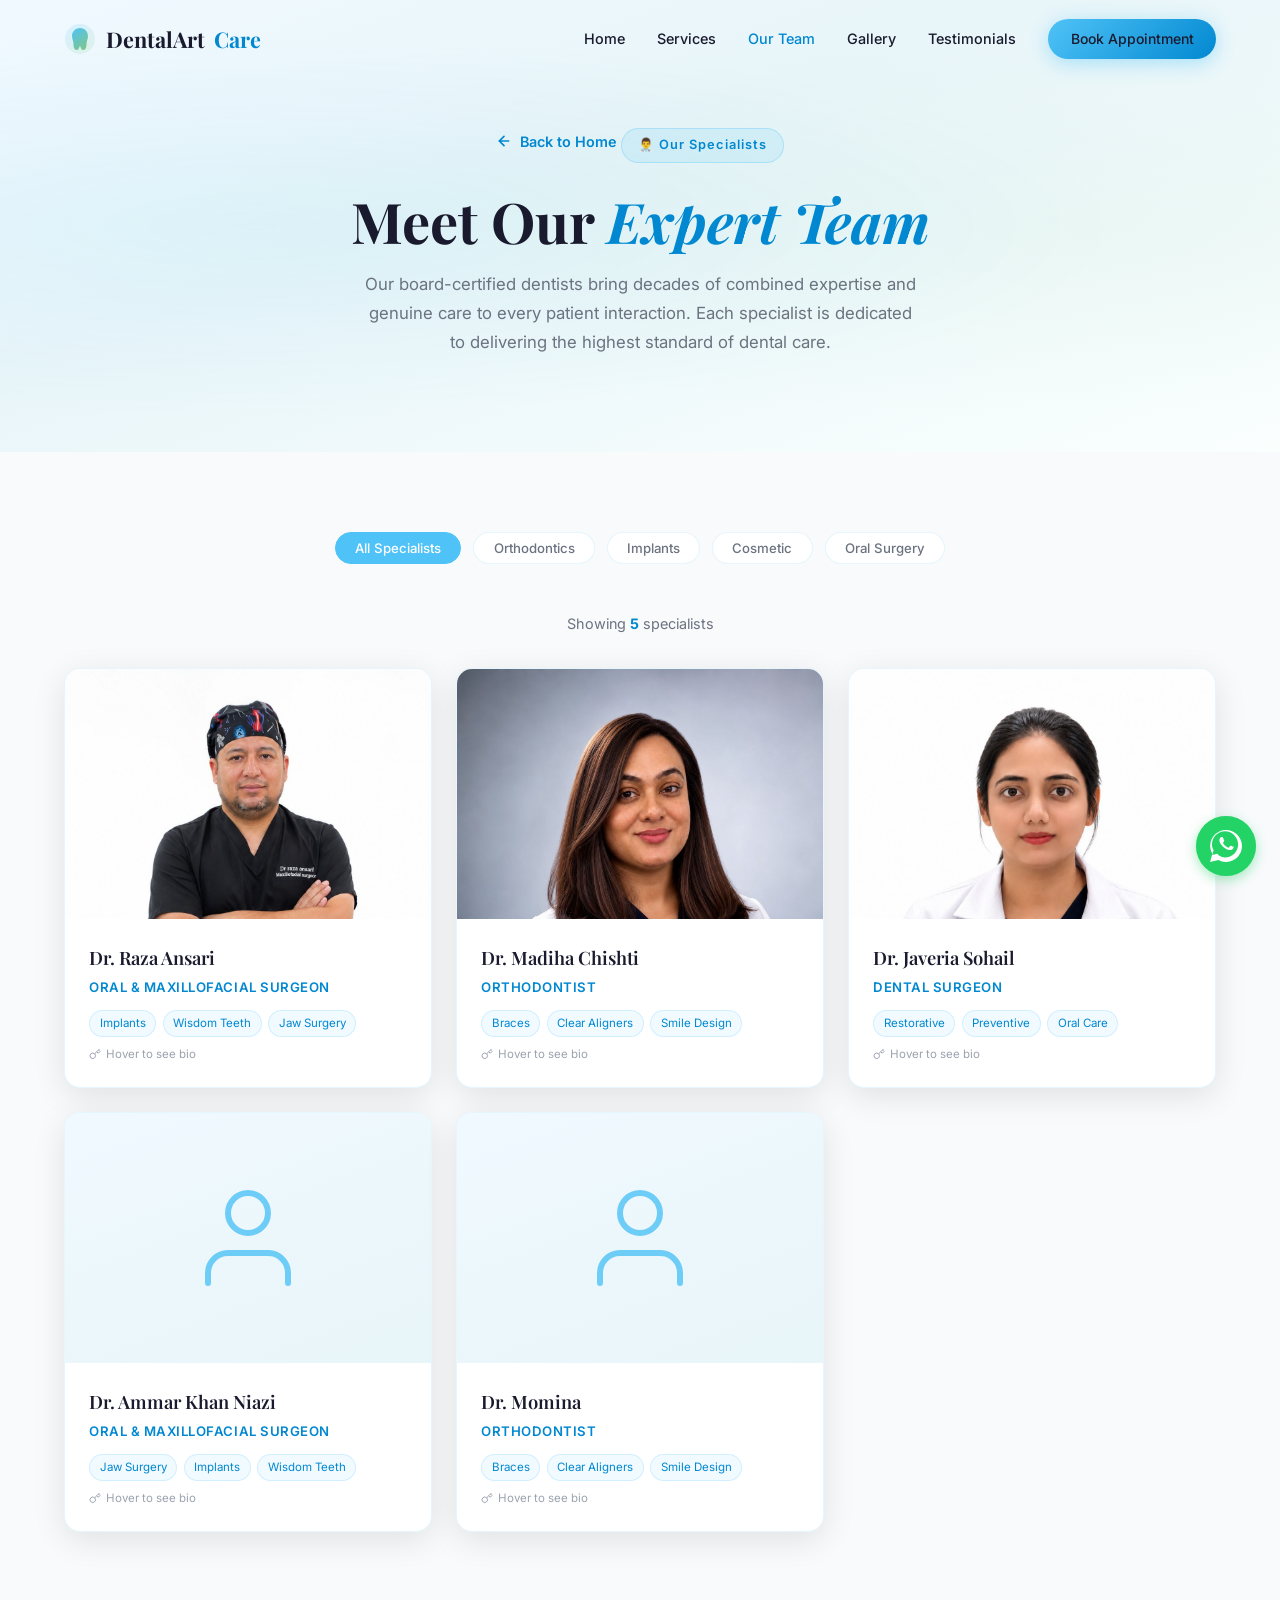
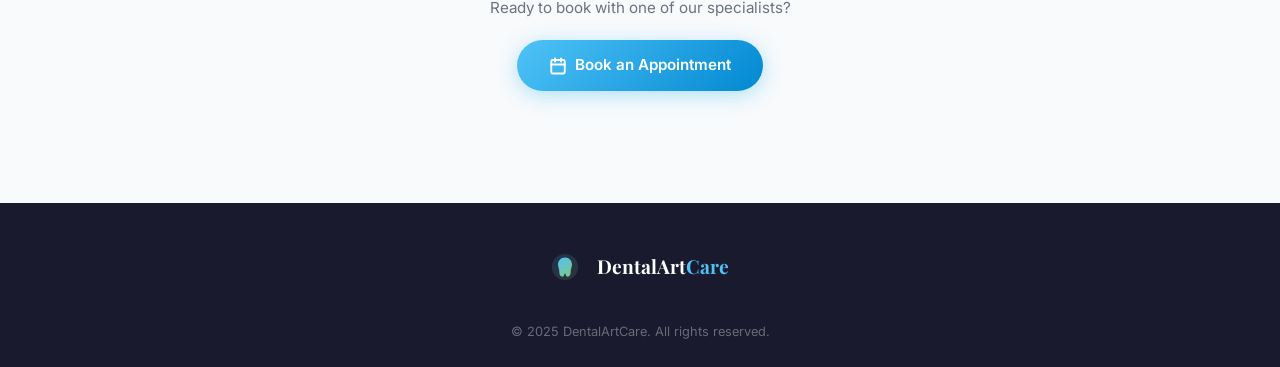
<file: dentalarts/doctors.html>
<!DOCTYPE html>
<html lang="en">

<head>
  <meta charset="UTF-8" />
  <meta name="viewport" content="width=device-width, initial-scale=1.0" />
  <meta name="description"
    content="DentalArtCare Meet our full team of board-certified dental specialists. Expert orthodontists, implant specialists, cosmetic dentists & more." />
  <title>Our Doctors — DentalArtCare</title>

  <!-- Google Fonts -->
  <link rel="preconnect" href="https://fonts.googleapis.com" />
  <link rel="preconnect" href="https://fonts.gstatic.com" crossorigin />
  <link
    href="https://fonts.googleapis.com/css2?family=Inter:wght@300;400;500;600;700&family=Playfair+Display:ital,wght@0,600;0,700;1,600&display=swap"
    rel="stylesheet" />

  <link rel="stylesheet" href="styles.css" />

  <style>
    .doctors-hero {
      background: linear-gradient(160deg, #f0f9ff 0%, #e8f5f9 40%, #fafffe 100%);
      padding: 8rem 0 4rem;
      text-align: center;
      position: relative;
      overflow: hidden;
    }

    .doctors-hero::before {
      content: '';
      position: absolute;
      inset: 0;
      background:
        radial-gradient(ellipse at 20% 50%, rgba(79, 195, 247, 0.08) 0%, transparent 60%),
        radial-gradient(ellipse at 80% 50%, rgba(129, 199, 132, 0.06) 0%, transparent 60%);
      pointer-events: none;
    }

    .doctors-hero-content {
      position: relative;
      z-index: 2;
    }

    .doctors-hero .hero-badge {
      display: inline-flex;
      align-items: center;
      gap: 0.5rem;
      background: rgba(79, 195, 247, 0.12);
      border: 1px solid rgba(79, 195, 247, 0.3);
      color: var(--primary-dark);
      font-size: 0.8rem;
      font-weight: 600;
      letter-spacing: 0.08em;
      padding: 0.4rem 1rem;
      border-radius: var(--radius-btn);
      margin-bottom: 1.5rem;
    }

    .doctors-hero h1 {
      font-family: var(--font-heading);
      font-size: clamp(2.2rem, 5vw, 3.5rem);
      font-weight: 700;
      color: var(--dark);
      line-height: 1.2;
      margin-bottom: 1rem;
    }

    .doctors-hero h1 em {
      font-style: italic;
      color: var(--primary-dark);
    }

    .doctors-hero p {
      color: var(--text-muted);
      font-size: 1.05rem;
      max-width: 560px;
      margin: 0 auto 2rem;
      line-height: 1.7;
    }

    .back-link {
      display: inline-flex;
      align-items: center;
      gap: 0.5rem;
      color: var(--primary-dark);
      font-size: 0.9rem;
      font-weight: 600;
      text-decoration: none;
      margin-bottom: 2rem;
      transition: gap var(--transition);
    }

    .back-link:hover {
      gap: 0.8rem;
    }

    /* Full doctors grid — 3 columns, expands */
    #all-doctors {
      padding: 5rem 0 7rem;
      background: var(--surface-2);
    }

    .all-doctors-grid {
      display: grid;
      grid-template-columns: repeat(3, 1fr);
      gap: 1.5rem;
    }

    /* Filter bar */
    .filter-bar {
      display: flex;
      align-items: center;
      justify-content: center;
      gap: 0.75rem;
      flex-wrap: wrap;
      margin-bottom: 3rem;
    }

    .filter-btn {
      padding: 0.45rem 1.2rem;
      border-radius: var(--radius-btn);
      border: 1.5px solid var(--border);
      background: var(--surface);
      color: var(--text-muted);
      font-size: 0.825rem;
      font-weight: 500;
      cursor: pointer;
      transition: all var(--transition);
      font-family: var(--font-body);
    }

    .filter-btn:hover,
    .filter-btn.active {
      background: var(--primary);
      border-color: var(--primary);
      color: #fff;
    }

    /* Count badge */
    .doctors-count {
      text-align: center;
      margin-bottom: 2rem;
      color: var(--text-muted);
      font-size: 0.9rem;
    }

    .doctors-count strong {
      color: var(--primary-dark);
    }

    @media (max-width: 1024px) {
      .all-doctors-grid {
        grid-template-columns: repeat(2, 1fr);
      }
    }

    @media (max-width: 640px) {
      .all-doctors-grid {
        grid-template-columns: 1fr;
        max-width: 400px;
        margin: 0 auto;
      }
    }
  </style>
</head>

<body>

  <!-- ================================================================
       PAGE LOADER
  ================================================================ -->
  <div id="page-loader" role="status" aria-label="Loading DentalArtCare">
    <svg class="loader-tooth" viewBox="0 0 60 60" fill="none" xmlns="http://www.w3.org/2000/svg" aria-hidden="true">
      <path
        d="M30 8C20 8 14 15 14 22C14 27 16 30 16 36C16 42 18 52 22 52C26 52 27 44 30 44C33 44 34 52 38 52C42 52 44 42 44 36C44 30 46 27 46 22C46 15 40 8 30 8Z" />
    </svg>
    <p class="loader-text">DentalArtCare</p>
  </div>

  <!-- ================================================================
       NAVBAR
  ================================================================ -->
  <header id="navbar" role="banner">
    <div class="container">
      <nav class="nav-inner" aria-label="Main navigation">
        <a href="index.html" class="nav-logo" aria-label="DentalArtCare — Home">
          <svg width="32" height="32" viewBox="0 0 32 32" fill="none" aria-hidden="true">
            <circle cx="16" cy="16" r="15" fill="url(#logoGrad)" opacity="0.15" />
            <path
              d="M16 5C11 5 8 9 8 13C8 16 9.5 18 9.5 21.5C9.5 25 10.5 27 13 27C15 27 15.5 23 16 23C16.5 23 17 27 19 27C21.5 27 22.5 25 22.5 21.5C22.5 18 24 16 24 13C24 9 21 5 16 5Z"
              fill="url(#logoGrad)" />
            <defs>
              <linearGradient id="logoGrad" x1="8" y1="5" x2="24" y2="27" gradientUnits="userSpaceOnUse">
                <stop stop-color="#4FC3F7" />
                <stop offset="1" stop-color="#81C784" />
              </linearGradient>
            </defs>
          </svg>
          DentalArt<span>Care</span>
        </a>

        <!-- Desktop nav links -->
        <ul class="nav-links" role="list">
          <li><a href="index.html">Home</a></li>
          <li><a href="index.html#services">Services</a></li>
          <li><a href="doctors.html" style="color:var(--primary-dark)">Our Team</a></li>
          <li><a href="gallery.html">Gallery</a></li>
          <li><a href="index.html#testimonials">Testimonials</a></li>
          <li><a href="index.html#booking" class="btn btn-primary nav-cta">Book Appointment</a></li>
        </ul>

        <!-- Mobile hamburger -->
        <button class="hamburger" aria-label="Toggle navigation menu" aria-expanded="false"
          aria-controls="nav-mobile-menu" id="hamburger-btn">
          <span></span>
          <span></span>
          <span></span>
        </button>
      </nav>
    </div>
  </header>

  <!-- Mobile nav drawer -->
  <nav class="nav-mobile" id="nav-mobile-menu" aria-label="Mobile navigation" aria-hidden="true">
    <a href="index.html" class="mobile-nav-link">Home</a>
    <a href="index.html#services" class="mobile-nav-link">Services</a>
    <a href="doctors.html" class="mobile-nav-link">Our Team</a>
    <a href="gallery.html" class="mobile-nav-link">Gallery</a>
    <a href="index.html#testimonials" class="mobile-nav-link">Testimonials</a>
    <a href="index.html#booking" class="mobile-nav-link">Book Now</a>
  </nav>

  <!-- ================================================================
       DOCTORS HERO
  ================================================================ -->
  <div class="doctors-hero">
    <div class="container">
      <div class="doctors-hero-content">
        <a href="index.html#team" class="back-link" aria-label="Back to homepage">
          <svg width="16" height="16" viewBox="0 0 24 24" fill="none" stroke="currentColor" stroke-width="2.5"
            stroke-linecap="round" aria-hidden="true">
            <path d="M19 12H5M12 5l-7 7 7 7" />
          </svg>
          Back to Home
        </a>

        <div class="hero-badge">
          👨‍⚕️ Our Specialists
        </div>

        <h1>Meet Our <em>Expert Team</em></h1>

        <p>Our board-certified dentists bring decades of combined expertise and genuine care to every patient
          interaction. Each specialist is dedicated to delivering the highest standard of dental care.</p>
      </div>
    </div>
  </div>

  <!-- ================================================================
       ALL DOCTORS SECTION
  ================================================================ -->
  <section id="all-doctors" aria-labelledby="all-doctors-heading">
    <div class="container">
      <h2 id="all-doctors-heading" class="sr-only">All Doctors</h2>

      <!-- Filter Bar -->
      <div class="filter-bar" role="group" aria-label="Filter doctors by specialty">
        <button class="filter-btn active" data-filter="all">All Specialists</button>
        <button class="filter-btn" data-filter="orthodontics">Orthodontics</button>
        <button class="filter-btn" data-filter="implants">Implants</button>
        <button class="filter-btn" data-filter="cosmetic">Cosmetic</button>
        <button class="filter-btn" data-filter="surgery">Oral Surgery</button>
      </div>

      <p class="doctors-count" id="doctors-count">Showing <strong>5</strong> specialists</p>

      <div class="team-grid all-doctors-grid" id="doctors-grid">

        <!-- =================== DR. RAZA ANSARI =================== -->
        <div class="team-card reveal" tabindex="0" aria-label="Dr. Raza Ansari — hover or press Enter to learn more"
          role="button" data-specialty="implants surgery">
          <div class="team-card-inner">
            <div class="team-front">
              <div class="team-avatar-photo">
                <img src="images/doc1.jpeg" alt="Dr. Raza Ansari" loading="lazy" />
              </div>
              <div class="team-info">
                <div class="team-name">Dr. Raza Ansari</div>
                <div class="team-title">Oral & Maxillofacial Surgeon</div>
                <div class="team-specialties">
                  <span class="specialty-tag">Implants</span>
                  <span class="specialty-tag">Wisdom Teeth</span>
                  <span class="specialty-tag">Jaw Surgery</span>
                </div>
                <p class="flip-hint" aria-hidden="true">
                  <svg width="12" height="12" viewBox="0 0 24 24" fill="none" stroke="currentColor" stroke-width="2">
                    <path
                      d="M21 2l-2 2m-7.61 7.61a5.5 5.5 0 1 1-7.778 7.778 5.5 5.5 0 0 1 7.777-7.777zm0 0L15.5 7.5m0 0l3 3L22 7l-3-3m-3.5 3.5L19 4" />
                  </svg>
                  Hover to see bio
                </p>
              </div>
            </div>
            <div class="team-back" aria-hidden="true">
              <div class="team-back-photo"><img src="images/doc1.jpeg" alt="Dr. Raza Ansari" /></div>
              <h3>Dr. Raza Ansari</h3>
              <p class="title">BDS, MDS (Oral & Maxillofacial Surgery)</p>
              <p class="bio">10+ years of clinical excellence. Graduated BDS from Nishtar Medical College (2015).
                Specializes in dental implants, wisdom tooth surgery, facial trauma, bone grafting & TMJ disorders.</p>
              <div class="social-links">
                <a href="mailto:dentalartcare.pk@gmail.com" class="social-icon-btn" aria-label="Dr. Ansari's Email">
                  <svg width="16" height="16" viewBox="0 0 24 24" fill="none" stroke="currentColor" stroke-width="2">
                    <path d="M4 4h16c1.1 0 2 .9 2 2v12c0 1.1-.9 2-2 2H4c-1.1 0-2-.9-2-2V6c0-1.1.9-2 2-2z" />
                    <polyline points="22,6 12,13 2,6" />
                  </svg>
                </a>
              </div>
            </div>
          </div>
        </div>

        <!-- =================== DR. MADIHA CHISHTI =================== -->
        <div class="team-card reveal" tabindex="0" aria-label="Dr. Madiha Chishti — hover or press Enter to learn more"
          role="button" data-specialty="orthodontics cosmetic">
          <div class="team-card-inner">
            <div class="team-front">
              <div class="team-avatar-photo">
                <img src="images/doc2.jpeg" alt="Dr. Madiha Chishti" loading="lazy" />
              </div>
              <div class="team-info">
                <div class="team-name">Dr. Madiha Chishti</div>
                <div class="team-title">Orthodontist</div>
                <div class="team-specialties">
                  <span class="specialty-tag">Braces</span>
                  <span class="specialty-tag">Clear Aligners</span>
                  <span class="specialty-tag">Smile Design</span>
                </div>
                <p class="flip-hint" aria-hidden="true">
                  <svg width="12" height="12" viewBox="0 0 24 24" fill="none" stroke="currentColor" stroke-width="2">
                    <path
                      d="M21 2l-2 2m-7.61 7.61a5.5 5.5 0 1 1-7.778 7.778 5.5 5.5 0 0 1 7.777-7.777zm0 0L15.5 7.5m0 0l3 3L22 7l-3-3m-3.5 3.5L19 4" />
                  </svg>
                  Hover to see bio
                </p>
              </div>
            </div>
            <div class="team-back" aria-hidden="true">
              <div class="team-back-photo"><img src="images/doc2.jpeg" alt="Dr. Madiha Chishti" /></div>
              <h3>Dr. Madiha Chishti</h3>
              <p class="title">BDS, FCPS (Orthodontics)</p>
              <p class="bio">10+ years in General Dentistry. BDS (2015) & FCPS in Orthodontics. Expert in fixed braces,
                clear aligners, growth modification, interceptive orthodontics & smile design.</p>
              <div class="social-links">
                <a href="mailto:dentalartcare.pk@gmail.com" class="social-icon-btn" aria-label="Dr. Chishti's Email">
                  <svg width="16" height="16" viewBox="0 0 24 24" fill="none" stroke="currentColor" stroke-width="2">
                    <path d="M4 4h16c1.1 0 2 .9 2 2v12c0 1.1-.9 2-2 2H4c-1.1 0-2-.9-2-2V6c0-1.1.9-2 2-2z" />
                    <polyline points="22,6 12,13 2,6" />
                  </svg>
                </a>
              </div>
            </div>
          </div>
        </div>

        <!-- =================== DR. JAVERIA SOHAIL =================== -->
        <div class="team-card reveal" tabindex="0" aria-label="Dr. Javeria Sohail — hover or press Enter to learn more"
          role="button" data-specialty="cosmetic">
          <div class="team-card-inner">
            <div class="team-front">
              <div class="team-avatar-photo">
                <img src="images/doc3.jpeg" alt="Dr. Javeria Sohail" loading="lazy" />
              </div>
              <div class="team-info">
                <div class="team-name">Dr. Javeria Sohail</div>
                <div class="team-title">Dental Surgeon</div>
                <div class="team-specialties">
                  <span class="specialty-tag">Restorative</span>
                  <span class="specialty-tag">Preventive</span>
                  <span class="specialty-tag">Oral Care</span>
                </div>
                <p class="flip-hint" aria-hidden="true">
                  <svg width="12" height="12" viewBox="0 0 24 24" fill="none" stroke="currentColor" stroke-width="2">
                    <path
                      d="M21 2l-2 2m-7.61 7.61a5.5 5.5 0 1 1-7.778 7.778 5.5 5.5 0 0 1 7.777-7.777zm0 0L15.5 7.5m0 0l3 3L22 7l-3-3m-3.5 3.5L19 4" />
                  </svg>
                  Hover to see bio
                </p>
              </div>
            </div>
            <div class="team-back" aria-hidden="true">
              <div class="team-back-photo"><img src="images/doc3.jpeg" alt="Dr. Javeria Sohail" /></div>
              <h3>Dr. Javeria Sohail</h3>
              <p class="title">BDS — Distinction in Oral Pathology</p>
              <p class="bio">BDS (2021) with Distinction in Oral Pathology. Compassionate care in preventive &
                restorative dentistry, extractions, scaling, dental emergencies & long-term oral health management.</p>
              <div class="social-links">
                <a href="mailto:dentalartcare.pk@gmail.com" class="social-icon-btn" aria-label="Dr. Javeria's Email">
                  <svg width="16" height="16" viewBox="0 0 24 24" fill="none" stroke="currentColor" stroke-width="2">
                    <path d="M4 4h16c1.1 0 2 .9 2 2v12c0 1.1-.9 2-2 2H4c-1.1 0-2-.9-2-2V6c0-1.1.9-2 2-2z" />
                    <polyline points="22,6 12,13 2,6" />
                  </svg>
                </a>
              </div>
            </div>
          </div>
        </div>

        <!-- =================== DR. AMMAR KHAN NIAZI =================== -->
        <div class="team-card reveal" tabindex="0" aria-label="Dr. Ammar Khan Niazi — hover or press Enter to learn more"
          role="button" data-specialty="surgery implants">
          <div class="team-card-inner">
            <div class="team-front">
              <div class="team-avatar-photo" style="display:flex;align-items:center;justify-content:center;">
                <svg width="120" height="120" viewBox="0 0 24 24" fill="none" stroke="currentColor" stroke-width="1.2" stroke-linecap="round" stroke-linejoin="round" style="color:var(--primary);opacity:0.8;">
                  <path d="M20 21v-2a4 4 0 0 0-4-4H8a4 4 0 0 0-4 4v2"></path>
                  <circle cx="12" cy="7" r="4"></circle>
                </svg>
              </div>
              <div class="team-info">
                <div class="team-name">Dr. Ammar Khan Niazi</div>
                <div class="team-title">Oral & Maxillofacial Surgeon</div>
                <div class="team-specialties">
                  <span class="specialty-tag">Jaw Surgery</span>
                  <span class="specialty-tag">Implants</span>
                  <span class="specialty-tag">Wisdom Teeth</span>
                </div>
                <p class="flip-hint" aria-hidden="true">
                  <svg width="12" height="12" viewBox="0 0 24 24" fill="none" stroke="currentColor" stroke-width="2">
                    <path
                      d="M21 2l-2 2m-7.61 7.61a5.5 5.5 0 1 1-7.778 7.778 5.5 5.5 0 0 1 7.777-7.777zm0 0L15.5 7.5m0 0l3 3L22 7l-3-3m-3.5 3.5L19 4" />
                  </svg>
                  Hover to see bio
                </p>
              </div>
            </div>
            <div class="team-back" aria-hidden="true">
              <div class="team-back-photo" style="display:flex;align-items:center;justify-content:center;background:rgba(255,255,255,0.1);border:1px solid rgba(255,255,255,0.2);">
                <svg width="32" height="32" viewBox="0 0 24 24" fill="none" stroke="currentColor" stroke-width="1.5" stroke-linecap="round" stroke-linejoin="round" style="color:#fff;">
                  <path d="M20 21v-2a4 4 0 0 0-4-4H8a4 4 0 0 0-4 4v2"></path>
                  <circle cx="12" cy="7" r="4"></circle>
                </svg>
              </div>
              <h3>Dr. Ammar Khan Niazi</h3>
              <p class="title">FCPS - Oral & Maxillofacial Surgery</p>
              <p class="bio">Highly skilled oral and maxillofacial surgeon with expertise in reconstructive surgery, complex implants, wisdom teeth extractions, and facial trauma treatment.</p>
              <div class="social-links">
                <a href="mailto:dentalartcare.pk@gmail.com" class="social-icon-btn" aria-label="Dr. Niazi's Email">
                  <svg width="16" height="16" viewBox="0 0 24 24" fill="none" stroke="currentColor" stroke-width="2">
                    <path d="M4 4h16c1.1 0 2 .9 2 2v12c0 1.1-.9 2-2 2H4c-1.1 0-2-.9-2-2V6c0-1.1.9-2 2-2z" />
                    <polyline points="22,6 12,13 2,6" />
                  </svg>
                </a>
              </div>
            </div>
          </div>
        </div>

        <!-- =================== DR. MOMINA =================== -->
        <div class="team-card reveal" tabindex="0" aria-label="Dr. Momina — hover or press Enter to learn more"
          role="button" data-specialty="orthodontics cosmetic">
          <div class="team-card-inner">
            <div class="team-front">
              <div class="team-avatar-photo" style="display:flex;align-items:center;justify-content:center;">
                <svg width="120" height="120" viewBox="0 0 24 24" fill="none" stroke="currentColor" stroke-width="1.2" stroke-linecap="round" stroke-linejoin="round" style="color:var(--primary);opacity:0.8;">
                  <path d="M20 21v-2a4 4 0 0 0-4-4H8a4 4 0 0 0-4 4v2"></path>
                  <circle cx="12" cy="7" r="4"></circle>
                </svg>
              </div>
              <div class="team-info">
                <div class="team-name">Dr. Momina</div>
                <div class="team-title">Orthodontist</div>
                <div class="team-specialties">
                  <span class="specialty-tag">Braces</span>
                  <span class="specialty-tag">Clear Aligners</span>
                  <span class="specialty-tag">Smile Design</span>
                </div>
                <p class="flip-hint" aria-hidden="true">
                  <svg width="12" height="12" viewBox="0 0 24 24" fill="none" stroke="currentColor" stroke-width="2">
                    <path
                      d="M21 2l-2 2m-7.61 7.61a5.5 5.5 0 1 1-7.778 7.778 5.5 5.5 0 0 1 7.777-7.777zm0 0L15.5 7.5m0 0l3 3L22 7l-3-3m-3.5 3.5L19 4" />
                  </svg>
                  Hover to see bio
                </p>
              </div>
            </div>
            <div class="team-back" aria-hidden="true">
              <div class="team-back-photo" style="display:flex;align-items:center;justify-content:center;background:rgba(255,255,255,0.1);border:1px solid rgba(255,255,255,0.2);">
                <svg width="32" height="32" viewBox="0 0 24 24" fill="none" stroke="currentColor" stroke-width="1.5" stroke-linecap="round" stroke-linejoin="round" style="color:#fff;">
                  <path d="M20 21v-2a4 4 0 0 0-4-4H8a4 4 0 0 0-4 4v2"></path>
                  <circle cx="12" cy="7" r="4"></circle>
                </svg>
              </div>
              <h3>Dr. Momina</h3>
              <p class="title">MDS - Orthodontics</p>
              <p class="bio">Specialist orthodontist dedicated to creating beautiful smiles. Expert in fixed orthodontics, clear aligners, growth modification, and aesthetic smile rehabilitation.</p>
              <div class="social-links">
                <a href="mailto:dentalartcare.pk@gmail.com" class="social-icon-btn" aria-label="Dr. Momina's Email">
                  <svg width="16" height="16" viewBox="0 0 24 24" fill="none" stroke="currentColor" stroke-width="2">
                    <path d="M4 4h16c1.1 0 2 .9 2 2v12c0 1.1-.9 2-2 2H4c-1.1 0-2-.9-2-2V6c0-1.1.9-2 2-2z" />
                    <polyline points="22,6 12,13 2,6" />
                  </svg>
                </a>
              </div>
            </div>
          </div>
        </div>

      </div><!-- /all-doctors-grid -->

      <!-- Book CTA -->
      <div style="text-align:center;margin-top:4rem;">
        <p style="color:var(--text-muted);font-size:0.95rem;margin-bottom:1.25rem;">
          Ready to book with one of our specialists?
        </p>
        <a href="index.html#booking" class="btn btn-primary btn-glow" aria-label="Book an appointment">
          <svg width="18" height="18" viewBox="0 0 24 24" fill="none" stroke="currentColor" stroke-width="2.5"
            stroke-linecap="round" aria-hidden="true">
            <rect x="3" y="4" width="18" height="18" rx="2" />
            <line x1="16" y1="2" x2="16" y2="6" />
            <line x1="8" y1="2" x2="8" y2="6" />
            <line x1="3" y1="10" x2="21" y2="10" />
          </svg>
          Book an Appointment
        </a>
      </div>

    </div>
  </section>

  <!-- ================================================================
       FOOTER
  ================================================================ -->
  <footer id="footer" role="contentinfo"
    style="background:var(--dark);color:rgba(255,255,255,0.75);padding:3rem 0 1.5rem;">
    <div class="container" style="text-align:center;">
      <a href="index.html" class="nav-logo" style="justify-content:center;margin-bottom:1.5rem;display:inline-flex;">
        <svg width="28" height="28" viewBox="0 0 32 32" fill="none" aria-hidden="true">
          <circle cx="16" cy="16" r="15" fill="url(#footerGrad)" opacity="0.15" />
          <path
            d="M16 5C11 5 8 9 8 13C8 16 9.5 18 9.5 21.5C9.5 25 10.5 27 13 27C15 27 15.5 23 16 23C16.5 23 17 27 19 27C21.5 27 22.5 25 22.5 21.5C22.5 18 24 16 24 13C24 9 21 5 16 5Z"
            fill="url(#footerGrad)" />
          <defs>
            <linearGradient id="footerGrad" x1="8" y1="5" x2="24" y2="27" gradientUnits="userSpaceOnUse">
              <stop stop-color="#4FC3F7" />
              <stop offset="1" stop-color="#81C784" />
            </linearGradient>
          </defs>
        </svg>
        <span style="font-family:var(--font-heading);font-size:1.2rem;color:#fff;margin-left:0.5rem;">DentalArt<span
            style="color:var(--primary)">Care</span></span>
      </a>
      <p style="color:rgba(255,255,255,0.35);font-size:0.8rem;margin-top:1rem;">© 2025 DentalArtCare. All rights
        reserved.</p>
    </div>
  </footer>

  <!-- Screen-reader utility -->
  <style>
    .sr-only {
      position: absolute;
      width: 1px;
      height: 1px;
      padding: 0;
      margin: -1px;
      overflow: hidden;
      clip: rect(0, 0, 0, 0);
      white-space: nowrap;
      border: 0;
    }
  </style>

  <script>
    // Force page load from top
    if ('scrollRestoration' in history) {
      history.scrollRestoration = 'manual';
    }
    window.scrollTo(0, 0);

    /* ---- Page Loader ---- */
    const loader = document.getElementById('page-loader');
    function hideLoader() { loader.classList.add('hidden'); }
    if (document.readyState === 'complete') {
      setTimeout(hideLoader, 400);
    } else {
      window.addEventListener('load', () => setTimeout(hideLoader, 400));
    }

    /* ---- Navbar scroll ---- */
    const navbar = document.getElementById('navbar');
    window.addEventListener('scroll', () => {
      navbar.classList.toggle('scrolled', window.scrollY > 60);
    }, { passive: true });

    /* ---- Hamburger ---- */
    const hamburgerBtn = document.getElementById('hamburger-btn');
    const navMobile = document.getElementById('nav-mobile-menu');
    let mobileNavOpen = false;
    hamburgerBtn.addEventListener('click', () => {
      mobileNavOpen = !mobileNavOpen;
      hamburgerBtn.classList.toggle('active', mobileNavOpen);
      navMobile.classList.toggle('open', mobileNavOpen);
      hamburgerBtn.setAttribute('aria-expanded', String(mobileNavOpen));
      navMobile.setAttribute('aria-hidden', String(!mobileNavOpen));
      document.body.style.overflow = mobileNavOpen ? 'hidden' : '';
    });
    document.querySelectorAll('.mobile-nav-link').forEach(link => {
      link.addEventListener('click', () => {
        if (mobileNavOpen) hamburgerBtn.click();
      });
    });

    /* ---- Scroll Reveal ---- */
    const revealObserver = new IntersectionObserver((entries) => {
      entries.forEach(entry => {
        if (entry.isIntersecting) {
          entry.target.classList.add('visible');
          revealObserver.unobserve(entry.target);
        }
      });
    }, { threshold: 0.10, rootMargin: '0px 0px -40px 0px' });

    document.querySelectorAll('.reveal').forEach((el, i) => {
      const parent = el.parentElement;
      if (parent && parent.classList.contains('all-doctors-grid')) {
        const siblings = Array.from(parent.querySelectorAll('.reveal'));
        el.style.transitionDelay = `${siblings.indexOf(el) * 0.08}s`;
      }
      revealObserver.observe(el);
    });

    /* ---- Team card keyboard flip ---- */
    document.querySelectorAll('.team-card').forEach(card => {
      card.addEventListener('keydown', e => {
        if (e.key === 'Enter' || e.key === ' ') {
          e.preventDefault();
          card.classList.toggle('flipped');
          const back = card.querySelector('.team-back');
          back.setAttribute('aria-hidden', String(!card.classList.contains('flipped')));
        }
      });

      // For touch devices, toggle flip on click
      card.addEventListener('click', e => {
        if (window.matchMedia('(hover: none)').matches) {
          if (e.target.closest('a') || e.target.closest('button')) return;
          card.classList.toggle('flipped');
          const back = card.querySelector('.team-back');
          back.setAttribute('aria-hidden', String(!card.classList.contains('flipped')));
        }
      });
    });

    /* ---- Ripple on buttons ---- */
    function addRipple(e) {
      const btn = e.currentTarget;
      const rect = btn.getBoundingClientRect();
      const size = Math.max(rect.width, rect.height);
      const x = e.clientX - rect.left - size / 2;
      const y = e.clientY - rect.top - size / 2;
      const ripple = document.createElement('span');
      ripple.classList.add('ripple');
      ripple.style.cssText = `width:${size}px;height:${size}px;left:${x}px;top:${y}px`;
      btn.appendChild(ripple);
      ripple.addEventListener('animationend', () => ripple.remove());
    }
    document.querySelectorAll('.btn').forEach(btn => btn.addEventListener('click', addRipple));

    /* ---- Filter functionality ---- */
    const filterBtns = document.querySelectorAll('.filter-btn');
    const doctorCards = document.querySelectorAll('#doctors-grid .team-card');
    const countEl = document.getElementById('doctors-count');

    filterBtns.forEach(btn => {
      btn.addEventListener('click', () => {
        const filter = btn.dataset.filter;

        // Update active state
        filterBtns.forEach(b => b.classList.remove('active'));
        btn.classList.add('active');

        // Show/hide cards
        let visible = 0;
        doctorCards.forEach(card => {
          const specialty = card.dataset.specialty || '';
          const matches = filter === 'all' || specialty.includes(filter);
          card.style.display = matches ? '' : 'none';
          if (matches) visible++;
        });

        countEl.innerHTML = `Showing <strong>${visible}</strong> specialist${visible !== 1 ? 's' : ''}`;
      });
    });

    /* ---- Smooth scroll for in-page anchors ---- */
    document.querySelectorAll('a[href^="#"]').forEach(anchor => {
      anchor.addEventListener('click', function (e) {
        const target = document.querySelector(this.getAttribute('href'));
        if (target) {
          e.preventDefault();
          const navbar = document.getElementById('navbar');
          const navbarHeight = navbar ? navbar.offsetHeight : 80;
          const elementPosition = target.getBoundingClientRect().top;
          const offsetPosition = elementPosition + window.pageYOffset - navbarHeight - 20;

          window.scrollTo({
            top: offsetPosition,
            behavior: 'smooth'
          });
        }
      });
    });

    /* ---- will-change hints ---- */
    document.querySelectorAll('.team-card-inner').forEach(el => {
      el.style.willChange = 'transform';
    });
  </script>

  <!-- Floating WhatsApp Button -->
  <a href="https://wa.me/923429069970?text=Hi!%20I'd%20like%20to%20inquire%20about%20booking%20an%20appointment%20with%20DentalArtCare." class="whatsapp-float" target="_blank" rel="noopener noreferrer" aria-label="Chat on WhatsApp">
    <svg viewBox="0 0 24 24">
      <path d="M.057 24l1.687-6.163c-1.041-1.804-1.588-3.849-1.587-5.946C.06 5.348 5.397.01 12.008.01c3.202.001 6.212 1.246 8.477 3.514 2.266 2.268 3.507 5.28 3.505 8.484-.004 6.657-5.34 11.997-11.953 11.997-2.005-.001-3.973-.502-5.717-1.458L0 24zm6.59-4.846c1.6.95 3.188 1.449 4.625 1.45 5.407.003 9.806-4.388 9.81-9.793.002-2.618-1.01-5.08-2.852-6.924C16.388 2.042 13.93 1.02 11.312 1.02 5.9 1.02 1.502 5.411 1.498 10.817c0 1.503.411 2.973 1.19 4.298l-.999 3.646 3.74-.979.218.128zm10.963-6.4c-.277-.139-1.64-.81-1.894-.902-.255-.093-.44-.139-.626.139-.184.277-.713.902-.874 1.088-.162.185-.323.208-.6.069-.277-.14-1.171-.432-2.23-1.378-.824-.735-1.38-1.642-1.542-1.921-.162-.277-.017-.427.121-.565.125-.124.277-.323.416-.485.139-.162.185-.277.277-.462.093-.185.046-.347-.023-.485-.069-.139-.626-1.507-.857-2.063-.226-.546-.475-.472-.626-.48-.15-.008-.323-.008-.496-.008-.173 0-.455.065-.693.323-.238.258-.909.888-.909 2.164 0 1.275.927 2.507 1.056 2.68.128.173 1.825 2.786 4.42 3.906.618.266 1.1.425 1.477.545.621.197 1.185.169 1.632.102.498-.075 1.64-.67 1.872-1.318.232-.647.232-1.202.163-1.318-.069-.115-.255-.185-.53-.323z" />
    </svg>
  </a>

</body>

</html>
</file>
<file: dentalarts/styles.css>
/* ============================================================
   CSS CUSTOM PROPERTIES — Design Tokens
============================================================ */
:root {
  --primary: #4FC3F7;
  --primary-dark: #0288D1;
  --primary-glow: rgba(79, 195, 247, 0.4);
  --accent: #81C784;
  --accent-dark: #388E3C;
  --dark: #1A1A2E;
  --dark-2: #16213E;
  --dark-3: #0F3460;
  --text-main: #1A1A2E;
  --text-muted: #6B7280;
  --text-light: #9CA3AF;
  --surface: #FFFFFF;
  --surface-2: #F8FAFC;
  --surface-3: #F1F5F9;
  --border: rgba(79, 195, 247, 0.15);
  --shadow-sm: 0 2px 8px rgba(0, 0, 0, 0.06);
  --shadow-md: 0 8px 32px rgba(0, 0, 0, 0.10);
  --shadow-lg: 0 20px 60px rgba(0, 0, 0, 0.14);
  --shadow-glow: 0 0 40px rgba(79, 195, 247, 0.25);
  --radius-sm: 8px;
  --radius-md: 16px;
  --radius-lg: 24px;
  --radius-btn: 50px;
  --font-body: 'Inter', sans-serif;
  --font-heading: 'Playfair Display', serif;
  --transition: 0.3s cubic-bezier(0.4, 0, 0.2, 1);
  --transition-slow: 0.6s cubic-bezier(0.4, 0, 0.2, 1);
}

/* ============================================================
   RESET & BASE
============================================================ */
*,
*::before,
*::after {
  box-sizing: border-box;
  margin: 0;
  padding: 0;
}

html {
  scroll-behavior: smooth;
  font-size: 16px;
}

body {
  font-family: var(--font-body);
  color: var(--text-main);
  background: var(--surface);
  overflow-x: hidden;
  line-height: 1.6;
}

img {
  max-width: 100%;
  display: block;
}

a {
  color: inherit;
  text-decoration: none;
}

ul {
  list-style: none;
}

button {
  border: none;
  cursor: pointer;
  font-family: var(--font-body);
  background: none;
}

input,
select,
textarea {
  font-family: var(--font-body);
}

/* ============================================================
   PAGE LOAD SPINNER
============================================================ */
#page-loader {
  position: fixed;
  inset: 0;
  background: var(--dark);
  display: flex;
  align-items: center;
  justify-content: center;
  z-index: 9999;
  transition: opacity 0.6s ease, visibility 0.6s ease;
}

#page-loader.hidden {
  opacity: 0;
  visibility: hidden;
  pointer-events: none;
}

.loader-tooth {
  width: 60px;
  height: 60px;
  animation: toothSpin 1.2s linear infinite;
}

@keyframes toothSpin {
  0% {
    transform: rotate(0deg) scale(1);
  }

  50% {
    transform: rotate(180deg) scale(1.1);
  }

  100% {
    transform: rotate(360deg) scale(1);
  }
}

.loader-tooth path {
  fill: none;
  stroke: var(--primary);
  stroke-width: 2.5;
  stroke-linecap: round;
  stroke-linejoin: round;
  stroke-dasharray: 180;
  stroke-dashoffset: 0;
  animation: loaderDash 1.2s linear infinite;
}

@keyframes loaderDash {
  0% {
    stroke-dashoffset: 180;
  }

  100% {
    stroke-dashoffset: -180;
  }
}

.loader-text {
  position: absolute;
  bottom: calc(50% - 60px);
  color: var(--primary);
  font-size: 0.8rem;
  letter-spacing: 0.25em;
  text-transform: uppercase;
  font-weight: 500;
  animation: loaderPulse 1.2s ease-in-out infinite;
}

@keyframes loaderPulse {

  0%,
  100% {
    opacity: 0.4;
  }

  50% {
    opacity: 1;
  }
}

/* ============================================================
   UTILITY CLASSES
============================================================ */
.container {
  width: 100%;
  max-width: 1200px;
  margin: 0 auto;
  padding: 0 1.5rem;
}

.section-tag {
  display: inline-flex;
  align-items: center;
  gap: 0.4rem;
  background: rgba(79, 195, 247, 0.1);
  color: var(--primary-dark);
  font-size: 0.75rem;
  font-weight: 600;
  letter-spacing: 0.12em;
  text-transform: uppercase;
  padding: 0.35rem 1rem;
  border-radius: var(--radius-btn);
  border: 1px solid var(--border);
  margin-bottom: 1rem;
}

.section-title {
  font-family: var(--font-heading);
  font-size: clamp(2rem, 4vw, 2.75rem);
  font-weight: 700;
  line-height: 1.2;
  color: var(--dark);
}

.section-title em {
  font-style: italic;
  color: var(--primary-dark);
}

.section-subtitle {
  color: var(--text-muted);
  font-size: 1.05rem;
  max-width: 560px;
  line-height: 1.7;
  margin-top: 0.75rem;
}

.section-header {
  text-align: center;
  margin-bottom: 3.5rem;
}

.section-header .section-subtitle {
  margin-left: auto;
  margin-right: auto;
}

/* Scroll-reveal base state */
.reveal {
  opacity: 0;
  transform: translateY(40px);
  transition: opacity 0.7s ease, transform 0.7s ease;
}

.reveal.visible {
  opacity: 1;
  transform: translateY(0);
}

/* ============================================================
   BUTTONS
============================================================ */
.btn {
  position: relative;
  display: inline-flex;
  align-items: center;
  justify-content: center;
  gap: 0.5rem;
  padding: 0.85rem 2rem;
  border-radius: var(--radius-btn);
  font-size: 0.95rem;
  font-weight: 600;
  transition: var(--transition);
  overflow: hidden;
  cursor: pointer;
  user-select: none;
  -webkit-tap-highlight-color: transparent;
}

.btn-primary {
  background: linear-gradient(135deg, var(--primary), var(--primary-dark));
  color: #fff;
  box-shadow: 0 4px 20px rgba(79, 195, 247, 0.45);
}

.btn-primary:hover {
  transform: translateY(-2px);
  box-shadow: 0 8px 30px rgba(79, 195, 247, 0.55);
}

.btn-primary:active {
  transform: translateY(0);
}

.btn-whatsapp {
  background: linear-gradient(135deg, #25D366, #128C7E);
  color: #fff;
  box-shadow: 0 4px 20px rgba(37, 211, 102, 0.45);
}

.btn-whatsapp:hover {
  transform: translateY(-2px);
  box-shadow: 0 8px 30px rgba(37, 211, 102, 0.55);
}

.btn-whatsapp:active {
  transform: translateY(0);
}

/* Glow pulse on CTA */
.btn-glow {
  animation: glowPulse 2.5s ease-in-out infinite;
}

@keyframes glowPulse {

  0%,
  100% {
    box-shadow: 0 4px 20px rgba(79, 195, 247, 0.45);
  }

  50% {
    box-shadow: 0 4px 40px rgba(79, 195, 247, 0.75), 0 0 0 8px rgba(79, 195, 247, 0.08);
  }
}

.btn-outline {
  background: transparent;
  color: var(--primary-dark);
  border: 2px solid var(--primary);
}

.btn-outline:hover {
  background: var(--primary);
  color: #fff;
  transform: translateY(-2px);
}

/* Ripple effect */
.btn .ripple {
  position: absolute;
  border-radius: 50%;
  transform: scale(0);
  animation: rippleAnim 0.6s linear;
  background: rgba(255, 255, 255, 0.35);
  pointer-events: none;
}

@keyframes rippleAnim {
  to {
    transform: scale(4);
    opacity: 0;
  }
}

/* ============================================================
   NAVBAR
============================================================ */
#navbar {
  position: fixed;
  top: 0;
  left: 0;
  right: 0;
  z-index: 1000;
  padding: 1.2rem 0;
  transition: background 0.4s ease, padding 0.4s ease, box-shadow 0.4s ease;
}

#navbar.scrolled {
  background: rgba(255, 255, 255, 0.82);
  backdrop-filter: blur(16px);
  -webkit-backdrop-filter: blur(16px);
  box-shadow: 0 2px 24px rgba(0, 0, 0, 0.08);
  padding: 0.8rem 0;
}

.nav-inner {
  display: flex;
  align-items: center;
  justify-content: space-between;
}

.nav-logo {
  display: flex;
  align-items: center;
  gap: 0.6rem;
  font-family: var(--font-heading);
  font-size: 1.35rem;
  font-weight: 700;
  color: var(--dark);
  z-index: 1001;
}

.nav-logo svg {
  flex-shrink: 0;
}

.nav-logo span {
  color: var(--primary-dark);
}

.nav-links {
  display: flex;
  align-items: center;
  gap: 2rem;
}

.nav-links a {
  font-size: 0.9rem;
  font-weight: 500;
  color: var(--dark);
  position: relative;
  padding-bottom: 2px;
  transition: color var(--transition);
}

.nav-links a::after {
  content: '';
  position: absolute;
  bottom: -2px;
  left: 0;
  width: 0;
  height: 2px;
  background: var(--primary);
  border-radius: 2px;
  transition: width var(--transition);
}

.nav-links a:hover {
  color: var(--primary-dark);
}

.nav-links a:hover::after {
  width: 100%;
}

.nav-links a.nav-cta {
  padding: 0.55rem 1.4rem;
  font-size: 0.875rem;
}

.nav-links a.btn::after {
  content: none;
}

/* Hamburger */
.hamburger {
  display: none;
  flex-direction: column;
  gap: 5px;
  padding: 0.4rem;
  z-index: 1001;
  cursor: pointer;
  background: none;
  border: none;
}

.hamburger span {
  display: block;
  width: 24px;
  height: 2px;
  background: var(--dark);
  border-radius: 2px;
  transition: transform 0.35s ease, opacity 0.35s ease;
  transform-origin: center;
}

.hamburger.active span:nth-child(1) {
  transform: translateY(7px) rotate(45deg);
}

.hamburger.active span:nth-child(2) {
  opacity: 0;
  transform: scaleX(0);
}

.hamburger.active span:nth-child(3) {
  transform: translateY(-7px) rotate(-45deg);
}

/* Mobile nav drawer */
.nav-mobile {
  display: none;
  position: fixed;
  inset: 0;
  background: rgba(255, 255, 255, 0.97);
  backdrop-filter: blur(20px);
  z-index: 999;
  flex-direction: column;
  align-items: center;
  justify-content: center;
  gap: 2rem;
  opacity: 0;
  pointer-events: none;
  transition: opacity 0.35s ease;
}

.nav-mobile.open {
  opacity: 1;
  pointer-events: all;
}

.nav-mobile a {
  font-family: var(--font-heading);
  font-size: 2rem;
  font-weight: 600;
  color: var(--dark);
  transition: color var(--transition);
}

.nav-mobile a:hover {
  color: var(--primary-dark);
}

/* ============================================================
   HERO SECTION
============================================================ */
#hero {
  position: relative;
  min-height: 100vh;
  display: flex;
  align-items: center;
  overflow: hidden;
  background: linear-gradient(160deg, #f0f9ff 0%, #e8f5f9 40%, #fafffe 100%);
}

#hero-canvas {
  position: absolute;
  inset: 0;
  pointer-events: none;
}

.hero-inner {
  position: relative;
  z-index: 2;
  width: 100%;
  display: grid;
  grid-template-columns: 1fr 1fr;
  align-items: center;
  gap: 3rem;
  padding-top: 6rem;
  padding-bottom: 4rem;
}

.hero-content {
  max-width: 580px;
}

.hero-badge {
  display: inline-flex;
  align-items: center;
  gap: 0.5rem;
  background: rgba(79, 195, 247, 0.12);
  border: 1px solid rgba(79, 195, 247, 0.3);
  color: var(--primary-dark);
  font-size: 0.8rem;
  font-weight: 600;
  letter-spacing: 0.08em;
  padding: 0.4rem 1rem;
  border-radius: var(--radius-btn);
  margin-bottom: 1.5rem;
  animation: fadeSlideIn 0.8s ease 0.2s both;
}

.hero-badge .dot {
  width: 6px;
  height: 6px;
  border-radius: 50%;
  background: var(--accent);
  animation: dotPulse 1.5s ease-in-out infinite;
}

@keyframes dotPulse {

  0%,
  100% {
    opacity: 1;
    transform: scale(1);
  }

  50% {
    opacity: 0.5;
    transform: scale(0.7);
  }
}

.hero-headline {
  font-family: var(--font-heading);
  font-size: clamp(2.4rem, 5vw, 3.8rem);
  font-weight: 700;
  line-height: 1.15;
  color: var(--dark);
  animation: fadeSlideIn 0.8s ease 0.4s both;
}

.hero-headline .highlight {
  color: var(--primary-dark);
  font-style: italic;
  position: relative;
  display: inline-block;
}

.hero-headline .highlight::after {
  content: '';
  position: absolute;
  bottom: 2px;
  left: 0;
  right: 0;
  height: 3px;
  background: linear-gradient(90deg, var(--primary), var(--accent));
  border-radius: 2px;
  animation: underlineGrow 1s ease 1.2s both;
  transform-origin: left;
  transform: scaleX(0);
}

@keyframes underlineGrow {
  to {
    transform: scaleX(1);
  }
}

.hero-subtext {
  font-size: 1.1rem;
  color: var(--text-muted);
  line-height: 1.75;
  margin: 1.5rem 0 2.25rem;
  max-width: 480px;
  animation: fadeSlideIn 0.8s ease 0.6s both;
}

.hero-actions {
  display: flex;
  align-items: center;
  gap: 1rem;
  flex-wrap: wrap;
  animation: fadeSlideIn 0.8s ease 0.8s both;
}

.hero-social-proof {
  display: flex;
  align-items: center;
  gap: 0.75rem;
  margin-top: 2.5rem;
  animation: fadeSlideIn 0.8s ease 1s both;
}

.avatars {
  display: flex;
}

.avatars span {
  display: flex;
  width: 36px;
  height: 36px;
  border-radius: 50%;
  border: 2.5px solid #fff;
  margin-left: -10px;
  background: linear-gradient(135deg, var(--primary), var(--accent));
  font-size: 0.65rem;
  color: #fff;
  font-weight: 700;
  align-items: center;
  justify-content: center;
}

.avatars span:first-child {
  margin-left: 0;
}

.social-proof-text {
  font-size: 0.85rem;
  color: var(--text-muted);
  line-height: 1.4;
}

.social-proof-text strong {
  display: block;
  color: var(--dark);
  font-weight: 600;
}

@keyframes fadeSlideIn {
  from {
    opacity: 0;
    transform: translateY(24px);
  }

  to {
    opacity: 1;
    transform: translateY(0);
  }
}

/* Hero visual / tooth SVG */
.hero-visual {
  position: relative;
  display: flex;
  align-items: center;
  justify-content: center;
  animation: fadeSlideIn 0.9s ease 0.5s both;
}

.hero-visual-bg {
  position: absolute;
  width: 420px;
  height: 420px;
  border-radius: 50%;
  background: radial-gradient(circle, rgba(79, 195, 247, 0.15) 0%, rgba(129, 199, 132, 0.08) 60%, transparent 100%);
  animation: bgPulse 4s ease-in-out infinite;
}

@keyframes bgPulse {

  0%,
  100% {
    transform: scale(1);
  }

  50% {
    transform: scale(1.06);
  }
}

.hero-tooth-wrap {
  position: relative;
  z-index: 2;
  animation: toothFloat 4s ease-in-out infinite;
}

@keyframes toothFloat {

  0%,
  100% {
    transform: translateY(0px) rotate(-3deg);
  }

  50% {
    transform: translateY(-24px) rotate(3deg);
  }
}

.hero-tooth-svg {
  width: min(320px, 85vw);
  filter: drop-shadow(0 24px 48px rgba(79, 195, 247, 0.35));
}

/* Floating badges around tooth */
.float-badge {
  position: absolute;
  background: #fff;
  border-radius: 14px;
  padding: 0.6rem 1rem;
  display: flex;
  align-items: center;
  gap: 0.5rem;
  box-shadow: var(--shadow-md);
  font-size: 0.8rem;
  font-weight: 600;
  color: var(--dark);
  white-space: nowrap;
  animation: badgeFloat 3s ease-in-out infinite;
}

.float-badge:nth-child(2) {
  animation-delay: -1s;
}

.float-badge:nth-child(3) {
  animation-delay: -2s;
}

@keyframes badgeFloat {

  0%,
  100% {
    transform: translateY(0);
  }

  50% {
    transform: translateY(-8px);
  }
}

.float-badge.top-left {
  top: 5%;
  left: -10%;
}

.float-badge.bottom-right {
  bottom: 10%;
  right: -8%;
}

.float-badge .badge-icon {
  width: 32px;
  height: 32px;
  border-radius: 8px;
  display: flex;
  align-items: center;
  justify-content: center;
  font-size: 1rem;
}

.float-badge.top-left .badge-icon {
  background: rgba(79, 195, 247, 0.15);
}

.float-badge.bottom-right .badge-icon {
  background: rgba(129, 199, 132, 0.15);
}

/* Hero scroll indicator */
.scroll-indicator {
  position: absolute;
  bottom: 2.5rem;
  left: 50%;
  transform: translateX(-50%);
  display: flex;
  flex-direction: column;
  align-items: center;
  gap: 0.5rem;
  color: var(--text-light);
  font-size: 0.75rem;
  letter-spacing: 0.1em;
  text-transform: uppercase;
  animation: fadeSlideIn 1s ease 1.5s both;
}

.scroll-mouse {
  width: 22px;
  height: 36px;
  border: 2px solid currentColor;
  border-radius: 12px;
  display: flex;
  justify-content: center;
  padding-top: 6px;
}

.scroll-wheel {
  width: 3px;
  height: 8px;
  background: currentColor;
  border-radius: 2px;
  animation: scrollWheel 1.8s ease-in-out infinite;
}

@keyframes scrollWheel {

  0%,
  100% {
    transform: translateY(0);
    opacity: 1;
  }

  80% {
    transform: translateY(12px);
    opacity: 0;
  }
}

/* ============================================================
   SERVICES SECTION
============================================================ */
#services {
  padding: 6rem 0;
  background: var(--surface-2);
}

.services-grid {
  display: grid;
  grid-template-columns: repeat(3, 1fr);
  gap: 1.5rem;
}

.service-card {
  background: var(--surface);
  border-radius: var(--radius-md);
  padding: 2rem;
  border: 1px solid var(--border);
  box-shadow: var(--shadow-sm);
  transition: transform var(--transition), box-shadow var(--transition), border-color var(--transition);
  cursor: default;
}

.service-card:hover {
  transform: translateY(-8px);
  box-shadow: var(--shadow-lg), 0 0 0 1px rgba(79, 195, 247, 0.2);
  border-color: rgba(79, 195, 247, 0.4);
}

.service-icon {
  width: 56px;
  height: 56px;
  border-radius: var(--radius-sm);
  background: linear-gradient(135deg, rgba(79, 195, 247, 0.1), rgba(129, 199, 132, 0.1));
  display: flex;
  align-items: center;
  justify-content: center;
  margin-bottom: 1.25rem;
  transition: background var(--transition);
}

.service-card:hover .service-icon {
  background: linear-gradient(135deg, rgba(79, 195, 247, 0.2), rgba(129, 199, 132, 0.2));
}

.service-card h3 {
  font-family: var(--font-heading);
  font-size: 1.2rem;
  font-weight: 600;
  color: var(--dark);
  margin-bottom: 0.6rem;
}

.service-card p {
  font-size: 0.9rem;
  color: var(--text-muted);
  line-height: 1.65;
}

.service-link {
  display: inline-flex;
  align-items: center;
  gap: 0.35rem;
  margin-top: 1.2rem;
  font-size: 0.85rem;
  font-weight: 600;
  color: var(--primary-dark);
  transition: gap var(--transition);
}

.service-card:hover .service-link {
  gap: 0.6rem;
}

/* Staggered reveal delays */
.service-card:nth-child(1) {
  transition-delay: 0s;
}

.service-card:nth-child(2) {
  transition-delay: 0.1s;
}

.service-card:nth-child(3) {
  transition-delay: 0.2s;
}

.service-card:nth-child(4) {
  transition-delay: 0.3s;
}

.service-card:nth-child(5) {
  transition-delay: 0.4s;
}

.service-card:nth-child(6) {
  transition-delay: 0.5s;
}

/* ============================================================
   STATS SECTION
============================================================ */
#stats {
  padding: 5rem 0;
  background: linear-gradient(135deg, var(--dark) 0%, var(--dark-2) 50%, var(--dark-3) 100%);
  position: relative;
  overflow: hidden;
}

#stats::before {
  content: '';
  position: absolute;
  inset: 0;
  background: radial-gradient(ellipse at 20% 50%, rgba(79, 195, 247, 0.08) 0%, transparent 60%),
    radial-gradient(ellipse at 80% 50%, rgba(129, 199, 132, 0.06) 0%, transparent 60%);
  pointer-events: none;
}

.stats-grid {
  display: grid;
  grid-template-columns: repeat(4, 1fr);
  gap: 2rem;
  position: relative;
  z-index: 1;
}

.stat-item {
  text-align: center;
}

.stat-number {
  font-family: var(--font-heading);
  font-size: clamp(2.4rem, 4vw, 3.5rem);
  font-weight: 700;
  background: linear-gradient(135deg, var(--primary), var(--accent));
  -webkit-background-clip: text;
  -webkit-text-fill-color: transparent;
  background-clip: text;
  line-height: 1.1;
  margin-bottom: 0.5rem;
}

.stat-label {
  color: rgba(255, 255, 255, 0.65);
  font-size: 0.9rem;
  font-weight: 500;
  letter-spacing: 0.04em;
}

.stat-icon {
  font-size: 1.8rem;
  margin-bottom: 0.75rem;
}

/* ============================================================
   TEAM SECTION
============================================================ */
#team {
  padding: 6rem 0;
  background: var(--surface);
}

.team-grid {
  display: grid;
  grid-template-columns: repeat(3, 1fr);
  gap: 2rem;
}

/* 3D flip card */
.team-card {
  perspective: 1000px;
  height: 420px;
  cursor: pointer;
}

.team-card-inner {
  position: relative;
  width: 100%;
  height: 100%;
  transform-style: preserve-3d;
  transition: transform 0.7s cubic-bezier(0.4, 0.2, 0.2, 1);
}

@media (hover: hover) {
  .team-card:hover .team-card-inner {
    transform: rotateY(180deg);
  }
}
.team-card.flipped .team-card-inner {
  transform: rotateY(180deg);
}

.team-front,
.team-back {
  position: absolute;
  inset: 0;
  backface-visibility: hidden;
  -webkit-backface-visibility: hidden;
  border-radius: var(--radius-md);
  border: 1px solid var(--border);
  overflow: hidden;
}

.team-front {
  background: var(--surface);
  box-shadow: var(--shadow-md);
  display: flex;
  flex-direction: column;
}

.team-back {
  background: linear-gradient(160deg, var(--dark) 0%, var(--dark-2) 100%);
  transform: rotateY(180deg);
  box-shadow: var(--shadow-lg);
  display: flex;
  flex-direction: column;
  align-items: center;
  justify-content: center;
  padding: 2.5rem;
  text-align: center;
}

/* Avatar gradient */
.team-avatar {
  height: 260px;
  display: flex;
  align-items: center;
  justify-content: center;
  position: relative;
  overflow: hidden;
}

.avatar-gradient {
  width: 100%;
  height: 100%;
  display: flex;
  align-items: flex-end;
  justify-content: center;
  padding-bottom: 0;
}

.avatar-figure {
  width: 140px;
  height: 200px;
  border-radius: 70px 70px 0 0;
  background: linear-gradient(160deg, var(--primary) 0%, var(--accent) 100%);
  position: relative;
  display: flex;
  align-items: flex-start;
  justify-content: center;
  padding-top: 18px;
}

.avatar-head {
  width: 68px;
  height: 68px;
  border-radius: 50%;
  background: rgba(255, 255, 255, 0.3);
  backdrop-filter: blur(4px);
}

.avatar-bg-pattern {
  position: absolute;
  inset: 0;
  opacity: 0.12;
  background-image: radial-gradient(circle at 30% 40%, #fff 1px, transparent 1px),
    radial-gradient(circle at 70% 60%, #fff 1px, transparent 1px);
  background-size: 32px 32px;
}

/* Photo-based avatar (replaces SVG silhouette) */
.team-avatar-photo {
  height: 260px;
  position: relative;
  overflow: hidden;
  background: linear-gradient(160deg, #f0f9ff 0%, #e8f5f9 100%);
}

.team-avatar-photo img {
  width: 100%;
  height: 100%;
  object-fit: cover;
  object-position: top center;
  transition: transform 0.5s cubic-bezier(0.4, 0.2, 0.2, 1);
}

.team-card:hover .team-avatar-photo img {
  transform: scale(1.05);
}

.team-back-photo {
  width: 72px;
  height: 72px;
  border-radius: 50%;
  overflow: hidden;
  margin-bottom: 1.25rem;
  border: 2px solid rgba(79, 195, 247, 0.4);
  box-shadow: 0 0 20px rgba(79, 195, 247, 0.15);
}

.team-back-photo img {
  width: 100%;
  height: 100%;
  object-fit: cover;
  object-position: top center;
}

.team-info {
  padding: 1.5rem;
  flex: 1;
}

.team-name {
  font-family: var(--font-heading);
  font-size: 1.15rem;
  font-weight: 600;
  color: var(--dark);
  margin-bottom: 0.25rem;
}

.team-title {
  font-size: 0.825rem;
  color: var(--primary-dark);
  font-weight: 600;
  letter-spacing: 0.04em;
  text-transform: uppercase;
}

.team-specialties {
  display: flex;
  flex-wrap: wrap;
  gap: 0.4rem;
  margin-top: 0.75rem;
}

.specialty-tag {
  font-size: 0.72rem;
  padding: 0.2rem 0.6rem;
  border-radius: var(--radius-btn);
  background: rgba(79, 195, 247, 0.08);
  color: var(--primary-dark);
  border: 1px solid rgba(79, 195, 247, 0.2);
}

/* Team back */
.team-back-avatar {
  width: 72px;
  height: 72px;
  border-radius: 50%;
  background: linear-gradient(135deg, var(--primary), var(--accent));
  display: flex;
  align-items: center;
  justify-content: center;
  font-size: 1.5rem;
  margin-bottom: 1.25rem;
  color: #fff;
  font-family: var(--font-heading);
  font-weight: 700;
}

.team-back h3 {
  font-family: var(--font-heading);
  font-size: 1.2rem;
  color: #fff;
  margin-bottom: 0.35rem;
}

.team-back .title {
  font-size: 0.78rem;
  font-weight: 600;
  color: var(--primary);
  letter-spacing: 0.08em;
  text-transform: uppercase;
  margin-bottom: 1.25rem;
}

.team-back .bio {
  font-size: 0.875rem;
  color: rgba(255, 255, 255, 0.7);
  line-height: 1.7;
  margin-bottom: 1.5rem;
}

.team-back .social-links {
  display: flex;
  gap: 0.75rem;
}

.social-icon-btn {
  width: 38px;
  height: 38px;
  border-radius: 50%;
  background: rgba(255, 255, 255, 0.1);
  display: flex;
  align-items: center;
  justify-content: center;
  transition: background var(--transition);
  color: #fff;
}

.social-icon-btn:hover {
  background: var(--primary);
}

.flip-hint {
  font-size: 0.72rem;
  color: var(--text-light);
  margin-top: 0.5rem;
  display: flex;
  align-items: center;
  gap: 0.3rem;
}

/* ============================================================
   TESTIMONIALS SECTION
============================================================ */
#testimonials {
  padding: 6rem 0;
  background: var(--surface-2);
  overflow: hidden;
}

.testimonials-carousel {
  position: relative;
  max-width: 800px;
  margin: 0 auto;
}

.testimonial-slides {
  position: relative;
  min-height: 260px;
}

.testimonial-slide {
  position: absolute;
  inset: 0;
  opacity: 0;
  transition: opacity 0.4s ease, transform 0.4s ease;
  transform: translateX(30px);
  pointer-events: none;
}

.testimonial-slide.active {
  opacity: 1;
  transform: translateX(0);
  pointer-events: all;
  position: relative;
}

.testimonial-card {
  background: var(--surface);
  border-radius: var(--radius-md);
  padding: 2.5rem;
  box-shadow: var(--shadow-md);
  border: 1px solid var(--border);
  text-align: center;
}

.testimonial-quote {
  font-size: 3rem;
  color: var(--primary);
  line-height: 1;
  margin-bottom: 1rem;
  opacity: 0.5;
  font-family: Georgia, serif;
}

.testimonial-text {
  font-size: 1.05rem;
  color: var(--text-muted);
  line-height: 1.75;
  font-style: italic;
  margin-bottom: 1.75rem;
}

.testimonial-author {
  display: flex;
  align-items: center;
  justify-content: center;
  gap: 1rem;
}

.author-avatar {
  width: 52px;
  height: 52px;
  border-radius: 50%;
  display: flex;
  align-items: center;
  justify-content: center;
  font-weight: 700;
  font-size: 1rem;
  color: #fff;
  flex-shrink: 0;
}

.author-info h4 {
  font-weight: 600;
  font-size: 0.95rem;
  color: var(--dark);
  text-align: left;
}

.author-info p {
  font-size: 0.8rem;
  color: var(--text-muted);
  text-align: left;
}

.stars {
  display: flex;
  gap: 2px;
  justify-content: center;
  margin-bottom: 1.25rem;
  color: #F59E0B;
  font-size: 1.1rem;
}

/* Carousel controls */
.carousel-dots {
  display: flex;
  justify-content: center;
  gap: 0.5rem;
  margin-top: 2rem;
}

.carousel-dot {
  width: 8px;
  height: 8px;
  border-radius: 50%;
  background: rgba(79, 195, 247, 0.25);
  cursor: pointer;
  transition: all var(--transition);
  border: none;
  padding: 0;
}

.carousel-dot.active {
  width: 24px;
  border-radius: 4px;
  background: var(--primary-dark);
}

.carousel-arrows {
  display: flex;
  justify-content: center;
  gap: 1rem;
  margin-top: 1.5rem;
}

.carousel-arrow {
  width: 44px;
  height: 44px;
  border-radius: 50%;
  border: 2px solid var(--border);
  background: var(--surface);
  display: flex;
  align-items: center;
  justify-content: center;
  cursor: pointer;
  transition: all var(--transition);
  color: var(--text-muted);
}

.carousel-arrow:hover {
  background: var(--primary);
  border-color: var(--primary);
  color: #fff;
  transform: scale(1.05);
}

/* ============================================================
   BOOKING FORM SECTION
============================================================ */
#booking {
  padding: 6rem 0;
  background: var(--surface);
  position: relative;
  overflow: hidden;
}

#booking::before {
  content: '';
  position: absolute;
  top: -200px;
  right: -200px;
  width: 600px;
  height: 600px;
  border-radius: 50%;
  background: radial-gradient(circle, rgba(79, 195, 247, 0.06) 0%, transparent 70%);
  pointer-events: none;
}

.booking-inner {
  display: grid;
  grid-template-columns: 1fr 1.4fr;
  gap: 4rem;
  align-items: start;
}

.booking-info h2 {
  font-family: var(--font-heading);
  font-size: clamp(1.8rem, 3vw, 2.4rem);
  font-weight: 700;
  color: var(--dark);
  line-height: 1.3;
  margin-bottom: 1rem;
}

.booking-info p {
  color: var(--text-muted);
  line-height: 1.7;
  margin-bottom: 2rem;
}

.booking-benefits {
  display: flex;
  flex-direction: column;
  gap: 1rem;
}

.benefit-item {
  display: flex;
  align-items: flex-start;
  gap: 0.75rem;
}

.benefit-icon {
  width: 36px;
  height: 36px;
  border-radius: 8px;
  background: rgba(79, 195, 247, 0.1);
  display: flex;
  align-items: center;
  justify-content: center;
  flex-shrink: 0;
  font-size: 1rem;
}

.benefit-text h4 {
  font-size: 0.9rem;
  font-weight: 600;
  color: var(--dark);
  margin-bottom: 0.15rem;
}

.benefit-text p {
  font-size: 0.8rem;
  color: var(--text-muted);
  margin: 0;
}

/* Form styles */
.booking-form {
  background: var(--surface-2);
  border-radius: var(--radius-lg);
  padding: 2.5rem;
  border: 1px solid var(--border);
  box-shadow: var(--shadow-md);
  position: relative;
}

.form-row {
  display: grid;
  grid-template-columns: 1fr 1fr;
  gap: 1rem;
}

.form-group {
  margin-bottom: 1.25rem;
}

.form-group label {
  display: block;
  font-size: 0.85rem;
  font-weight: 600;
  color: var(--dark);
  margin-bottom: 0.4rem;
}

.form-group label .req {
  color: #EF4444;
  margin-left: 2px;
}

.form-control {
  width: 100%;
  padding: 0.8rem 1rem;
  background: var(--surface);
  border: 1.5px solid rgba(203, 213, 225, 0.8);
  border-radius: var(--radius-sm);
  font-size: 0.9rem;
  color: var(--text-main);
  transition: border-color var(--transition), box-shadow var(--transition);
  outline: none;
  appearance: none;
}

.form-control:focus {
  border-color: var(--primary);
  box-shadow: 0 0 0 3px rgba(79, 195, 247, 0.12);
}

.form-control.error {
  border-color: #EF4444;
  box-shadow: 0 0 0 3px rgba(239, 68, 68, 0.1);
  animation: shake 0.4s ease;
}

@keyframes shake {

  0%,
  100% {
    transform: translateX(0);
  }

  20% {
    transform: translateX(-6px);
  }

  40% {
    transform: translateX(6px);
  }

  60% {
    transform: translateX(-4px);
  }

  80% {
    transform: translateX(4px);
  }
}

.form-error {
  font-size: 0.775rem;
  color: #EF4444;
  margin-top: 0.35rem;
  display: none;
  align-items: center;
  gap: 0.3rem;
}

.form-error.visible {
  display: flex;
}

.form-submit-btn {
  width: 100%;
  padding: 1rem;
  font-size: 1rem;
  font-weight: 600;
  letter-spacing: 0.02em;
}

/* Form success overlay */
.form-success {
  display: none;
  position: absolute;
  inset: 0;
  background: var(--surface-2);
  border-radius: var(--radius-lg);
  flex-direction: column;
  align-items: center;
  justify-content: center;
  text-align: center;
  gap: 1rem;
  padding: 2rem;
  z-index: 10;
}

.form-success.show {
  display: flex;
}

.checkmark-wrap {
  width: 80px;
  height: 80px;
  border-radius: 50%;
  background: rgba(129, 199, 132, 0.15);
  display: flex;
  align-items: center;
  justify-content: center;
}

.checkmark-svg {
  width: 48px;
  height: 48px;
}

.checkmark-circle {
  fill: none;
  stroke: var(--accent);
  stroke-width: 2;
  stroke-dasharray: 166;
  stroke-dashoffset: 166;
  stroke-linecap: round;
}

.checkmark-check {
  fill: none;
  stroke: var(--accent);
  stroke-width: 3;
  stroke-dasharray: 48;
  stroke-dashoffset: 48;
  stroke-linecap: round;
  stroke-linejoin: round;
}

.checkmark-animate .checkmark-circle {
  animation: circleStroke 0.6s ease forwards;
}

.checkmark-animate .checkmark-check {
  animation: checkStroke 0.4s ease 0.5s forwards;
}

@keyframes circleStroke {
  to {
    stroke-dashoffset: 0;
  }
}

@keyframes checkStroke {
  to {
    stroke-dashoffset: 0;
  }
}

.form-success h3 {
  font-family: var(--font-heading);
  font-size: 1.4rem;
  color: var(--dark);
}

.form-success p {
  font-size: 0.9rem;
  color: var(--text-muted);
}

/* ============================================================
   FOOTER
============================================================ */
#footer {
  background: var(--dark);
  color: rgba(255, 255, 255, 0.75);
  padding: 4rem 0 2rem;
}

.footer-grid {
  display: grid;
  grid-template-columns: 1.4fr 1fr 1fr;
  gap: 3rem;
  margin-bottom: 3rem;
}

.footer-brand .nav-logo {
  color: #fff;
  margin-bottom: 1rem;
}

.footer-desc {
  font-size: 0.875rem;
  line-height: 1.7;
  margin-bottom: 1.5rem;
  color: rgba(255, 255, 255, 0.55);
}

.footer-social {
  display: flex;
  gap: 0.75rem;
}

.footer-social-link {
  width: 38px;
  height: 38px;
  border-radius: 50%;
  background: rgba(255, 255, 255, 0.08);
  display: flex;
  align-items: center;
  justify-content: center;
  color: rgba(255, 255, 255, 0.7);
  transition: background var(--transition), color var(--transition), transform var(--transition);
}

.footer-social-link:hover {
  background: var(--primary);
  color: #fff;
  transform: translateY(-3px);
}

.footer-col h4 {
  font-size: 0.85rem;
  font-weight: 700;
  letter-spacing: 0.1em;
  text-transform: uppercase;
  color: rgba(255, 255, 255, 0.9);
  margin-bottom: 1.25rem;
}

.footer-links {
  display: flex;
  flex-direction: column;
  gap: 0.65rem;
}

.footer-links a {
  font-size: 0.875rem;
  color: rgba(255, 255, 255, 0.55);
  transition: color var(--transition), padding-left var(--transition);
  display: flex;
  align-items: center;
  gap: 0.4rem;
}

.footer-links a:hover {
  color: var(--primary);
  padding-left: 4px;
}

.footer-contact-item {
  display: flex;
  align-items: flex-start;
  gap: 0.75rem;
  margin-bottom: 1rem;
}

.footer-contact-item .icon {
  width: 32px;
  height: 32px;
  border-radius: 8px;
  background: rgba(79, 195, 247, 0.12);
  display: flex;
  align-items: center;
  justify-content: center;
  flex-shrink: 0;
  font-size: 0.85rem;
  color: var(--primary);
}

.footer-contact-item .text {
  font-size: 0.85rem;
  line-height: 1.5;
}

.footer-contact-item .text strong {
  display: block;
  color: rgba(255, 255, 255, 0.85);
  font-weight: 600;
  font-size: 0.8rem;
}

.hours-grid {
  display: grid;
  gap: 0.4rem;
}

.hours-row {
  display: flex;
  justify-content: space-between;
  font-size: 0.825rem;
}

.hours-row .day {
  color: rgba(255, 255, 255, 0.55);
}

.hours-row .time {
  color: rgba(255, 255, 255, 0.85);
  font-weight: 500;
}

.hours-row .open {
  color: var(--accent);
}

.footer-bottom {
  border-top: 1px solid rgba(255, 255, 255, 0.08);
  padding-top: 1.75rem;
  display: flex;
  align-items: center;
  justify-content: space-between;
  flex-wrap: wrap;
  gap: 1rem;
}

.footer-bottom p {
  font-size: 0.8rem;
  color: rgba(255, 255, 255, 0.35);
}

.footer-bottom-links {
  display: flex;
  gap: 1.5rem;
}

.footer-bottom-links a {
  font-size: 0.8rem;
  color: rgba(255, 255, 255, 0.35);
  transition: color var(--transition);
}

.footer-bottom-links a:hover {
  color: var(--primary);
}

/* Container layout and 3D stabilization */
.hero-tooth-wrap {
  position: relative;
  z-index: 2;
  /* Premium slow 5.5-second floating lifecycle */
  animation: toothFloat 5.5s ease-in-out infinite;
  transform-origin: center center;
}

/* Graceful vertical float combined with a light premium tilt */
@keyframes toothFloat {

  0%,
  100% {
    transform: translateY(0px) rotate(-0.5deg);
  }

  50% {
    transform: translateY(-16px) rotate(0.8deg);
  }
}

/* Sharp rendering boundaries across all viewpoints */
.hero-tooth-svg {
  width: min(340px, 85vw);
  will-change: transform;
}

/* ============================================================
   MOBILE RESPONSIVE — 768px breakpoint
============================================================ */
@media (max-width: 1024px) {
  .services-grid {
    grid-template-columns: repeat(2, 1fr);
  }

  .stats-grid {
    grid-template-columns: repeat(2, 1fr);
    gap: 3rem;
  }

  .footer-grid {
    grid-template-columns: 1fr 1fr;
  }
}

@media (max-width: 768px) {
  .nav-links {
    display: none;
  }

  .hamburger {
    display: flex;
  }

  .nav-mobile {
    display: flex;
  }

  .hero-inner {
    grid-template-columns: 1fr;
    text-align: center;
    padding-top: 7rem;
  }

  .hero-content {
    max-width: 100%;
  }

  .hero-subtext {
    margin-left: auto;
    margin-right: auto;
  }

  .hero-actions {
    justify-content: center;
  }

  .hero-social-proof {
    justify-content: center;
  }

  .hero-visual {
    order: -1;
  }

  .hero-visual-bg {
    width: 260px;
    height: 260px;
  }

  .hero-tooth-svg {
    width: 200px;
  }

  .float-badge.top-left {
    top: 0;
    left: 0;
  }

  .float-badge.bottom-right {
    bottom: 0;
    right: 0;
  }

  .services-grid {
    grid-template-columns: 1fr;
  }

  .stats-grid {
    grid-template-columns: repeat(2, 1fr);
  }

  .team-grid {
    grid-template-columns: 1fr;
    max-width: 400px;
    margin: 0 auto;
  }

  .team-card {
    height: 380px;
  }

  .booking-inner {
    grid-template-columns: 1fr;
    gap: 2.5rem;
  }

  .form-row {
    grid-template-columns: 1fr;
  }

  .footer-grid {
    grid-template-columns: 1fr;
    gap: 2rem;
  }

  .footer-bottom {
    flex-direction: column;
    text-align: center;
  }
}

@media (max-width: 480px) {
  .stats-grid {
    grid-template-columns: repeat(2, 1fr);
    gap: 2rem;
  }

  .booking-form {
    padding: 1.5rem;
  }

  .section-header {
    margin-bottom: 2.5rem;
  }
}



/* ============================================================
   GALLERY SECTION (HOME PREVIEW)
============================================================ */
#gallery {
  padding: 6rem 0;
  background: var(--surface);
}

.gallery-preview-grid {
  display: grid;
  grid-template-columns: repeat(3, 1fr);
  gap: 1.5rem;
}

.gallery-card {
  border-radius: var(--radius-md);
  overflow: hidden;
  background: var(--surface);
  border: 1px solid var(--border);
  box-shadow: var(--shadow-sm);
  transition: transform var(--transition), box-shadow var(--transition);
}

.gallery-card:hover {
  transform: translateY(-8px);
  box-shadow: var(--shadow-lg), 0 0 0 1px rgba(79, 195, 247, 0.2);
}

.gallery-image-wrap {
  position: relative;
  overflow: hidden;
  aspect-ratio: 1 / 1;
}

.gallery-image-wrap img {
  width: 100%;
  height: 100%;
  object-fit: cover;
  transition: transform 0.5s cubic-bezier(0.4, 0, 0.2, 1);
}

.gallery-card:hover .gallery-image-wrap img {
  transform: scale(1.08);
}

.gallery-overlay {
  position: absolute;
  inset: 0;
  background: linear-gradient(180deg, transparent 50%, rgba(0, 0, 0, 0.55) 100%);
  display: flex;
  align-items: flex-end;
  padding: 1rem;
  opacity: 0;
  transition: opacity var(--transition);
}

.gallery-card:hover .gallery-overlay {
  opacity: 1;
}

.gallery-badge {
  display: inline-flex;
  align-items: center;
  gap: 0.35rem;
  background: rgba(255, 255, 255, 0.2);
  backdrop-filter: blur(10px);
  -webkit-backdrop-filter: blur(10px);
  color: #fff;
  font-size: 0.75rem;
  font-weight: 600;
  padding: 0.3rem 0.8rem;
  border-radius: var(--radius-btn);
  letter-spacing: 0.04em;
}

.gallery-card-info {
  padding: 1.25rem 1.5rem;
}

.gallery-card-info h3 {
  font-family: var(--font-heading);
  font-size: 1.1rem;
  font-weight: 600;
  color: var(--dark);
  margin-bottom: 0.25rem;
}

.gallery-card-info p {
  font-size: 0.85rem;
  color: var(--text-muted);
}

/* Staggered reveal */
.gallery-card:nth-child(1) { transition-delay: 0s; }
.gallery-card:nth-child(2) { transition-delay: 0.1s; }
.gallery-card:nth-child(3) { transition-delay: 0.2s; }

/* ============================================================
   GALLERY PAGE — Full styles
============================================================ */
.gallery-hero {
  background: linear-gradient(160deg, #f0f9ff 0%, #e8f5f9 40%, #fafffe 100%);
  padding: 8rem 0 4rem;
  text-align: center;
  position: relative;
  overflow: hidden;
}

.gallery-hero::before {
  content: '';
  position: absolute;
  inset: 0;
  background:
    radial-gradient(ellipse at 20% 50%, rgba(79, 195, 247, 0.08) 0%, transparent 60%),
    radial-gradient(ellipse at 80% 50%, rgba(129, 199, 132, 0.06) 0%, transparent 60%);
  pointer-events: none;
}

.gallery-hero-content {
  position: relative;
  z-index: 2;
}

.gallery-hero h1 {
  font-family: var(--font-heading);
  font-size: clamp(2.2rem, 5vw, 3.5rem);
  font-weight: 700;
  color: var(--dark);
  line-height: 1.2;
  margin-bottom: 1rem;
}

.gallery-hero h1 em {
  font-style: italic;
  color: var(--primary-dark);
}

.gallery-hero p {
  color: var(--text-muted);
  font-size: 1.05rem;
  max-width: 560px;
  margin: 0 auto 2rem;
  line-height: 1.7;
}

#full-gallery {
  padding: 5rem 0 7rem;
  background: var(--surface-2);
}

.gallery-full-grid {
  display: grid;
  grid-template-columns: repeat(3, 1fr);
  gap: 1.5rem;
}

.gallery-full-card {
  border-radius: var(--radius-md);
  overflow: hidden;
  background: var(--surface);
  border: 1px solid var(--border);
  box-shadow: var(--shadow-sm);
  transition: transform var(--transition), box-shadow var(--transition);
}

.gallery-full-card:hover {
  transform: translateY(-8px);
  box-shadow: var(--shadow-lg), 0 0 0 1px rgba(79, 195, 247, 0.2);
}

.gallery-full-card .gallery-image-wrap {
  aspect-ratio: 1 / 1;
}

.gallery-full-card:hover .gallery-image-wrap img {
  transform: scale(1.08);
}

.gallery-full-card:hover .gallery-overlay {
  opacity: 1;
}

.gallery-full-card .gallery-card-info {
  padding: 1.25rem 1.5rem;
}

.gallery-full-card .gallery-card-info h3 {
  font-family: var(--font-heading);
  font-size: 1.1rem;
  font-weight: 600;
  color: var(--dark);
  margin-bottom: 0.25rem;
}

.gallery-full-card .gallery-card-info p {
  font-size: 0.85rem;
  color: var(--text-muted);
}

/* Staggered reveal for full gallery */
.gallery-full-card:nth-child(1) { transition-delay: 0s; }
.gallery-full-card:nth-child(2) { transition-delay: 0.05s; }
.gallery-full-card:nth-child(3) { transition-delay: 0.1s; }
.gallery-full-card:nth-child(4) { transition-delay: 0.15s; }
.gallery-full-card:nth-child(5) { transition-delay: 0.2s; }
.gallery-full-card:nth-child(6) { transition-delay: 0.25s; }

/* ============================================================
   GALLERY — Lightbox Modal
============================================================ */
.gallery-lightbox {
  position: fixed;
  inset: 0;
  z-index: 10000;
  background: rgba(0, 0, 0, 0.85);
  backdrop-filter: blur(12px);
  -webkit-backdrop-filter: blur(12px);
  display: flex;
  align-items: center;
  justify-content: center;
  opacity: 0;
  pointer-events: none;
  transition: opacity 0.35s ease;
}

.gallery-lightbox.active {
  opacity: 1;
  pointer-events: all;
}

.gallery-lightbox img {
  max-width: 90vw;
  max-height: 85vh;
  border-radius: var(--radius-md);
  box-shadow: 0 32px 80px rgba(0, 0, 0, 0.5);
  transform: scale(0.92);
  transition: transform 0.35s cubic-bezier(0.4, 0, 0.2, 1);
}

.gallery-lightbox.active img {
  transform: scale(1);
}

.lightbox-close {
  position: absolute;
  top: 1.5rem;
  right: 1.5rem;
  width: 44px;
  height: 44px;
  border-radius: 50%;
  background: rgba(255, 255, 255, 0.15);
  border: none;
  color: #fff;
  font-size: 1.5rem;
  cursor: pointer;
  display: flex;
  align-items: center;
  justify-content: center;
  transition: background var(--transition);
}

.lightbox-close:hover {
  background: rgba(255, 255, 255, 0.3);
}

.lightbox-caption {
  position: absolute;
  bottom: 2rem;
  left: 50%;
  transform: translateX(-50%);
  color: #fff;
  font-size: 1rem;
  font-weight: 600;
  text-align: center;
  text-shadow: 0 2px 8px rgba(0, 0, 0, 0.5);
}

/* ============================================================
   GALLERY — Responsive
============================================================ */
@media (max-width: 1024px) {
  .gallery-preview-grid,
  .gallery-full-grid {
    grid-template-columns: repeat(2, 1fr);
  }
}

@media (max-width: 640px) {
  .gallery-preview-grid,
  .gallery-full-grid {
    grid-template-columns: 1fr;
    max-width: 420px;
    margin: 0 auto;
  }
}

/* ============================================================
   MISC: Smooth scroll offset for sticky nav
============================================================ */
[id] {
  scroll-margin-top: 80px;
}

/* ============================================================
   FLOATING WHATSAPP BUTTON
============================================================ */
.whatsapp-float {
  position: fixed;
  bottom: 24px;
  right: 24px;
  width: 60px;
  height: 60px;
  background-color: #25D366;
  color: #fff;
  border-radius: 50%;
  text-align: center;
  font-size: 30px;
  box-shadow: 0 4px 12px rgba(37, 211, 102, 0.4);
  z-index: 1000;
  display: flex;
  align-items: center;
  justify-content: center;
  text-decoration: none;
  transition: transform 0.3s cubic-bezier(0.175, 0.885, 0.32, 1.275), background-color 0.3s ease, box-shadow 0.3s ease;
}

.whatsapp-float:hover {
  transform: scale(1.1);
  background-color: #20ba5a;
  box-shadow: 0 6px 16px rgba(37, 211, 102, 0.6);
  color: #fff;
}

.whatsapp-float svg {
  width: 32px;
  height: 32px;
  fill: currentColor;
}

/* Pulse animation */
.whatsapp-float::after {
  content: '';
  position: absolute;
  width: 100%;
  height: 100%;
  border-radius: 50%;
  background-color: #25D366;
  opacity: 0.4;
  z-index: -1;
  animation: wa-pulse 2s infinite;
}

@keyframes wa-pulse {
  0% {
    transform: scale(1);
    opacity: 0.4;
  }
  100% {
    transform: scale(1.5);
    opacity: 0;
  }
}

@media (max-width: 768px) {
  .whatsapp-float {
    bottom: 20px;
    right: 20px;
    width: 50px;
    height: 50px;
  }
  .whatsapp-float svg {
    width: 26px;
    height: 26px;
  }
}
</file>
